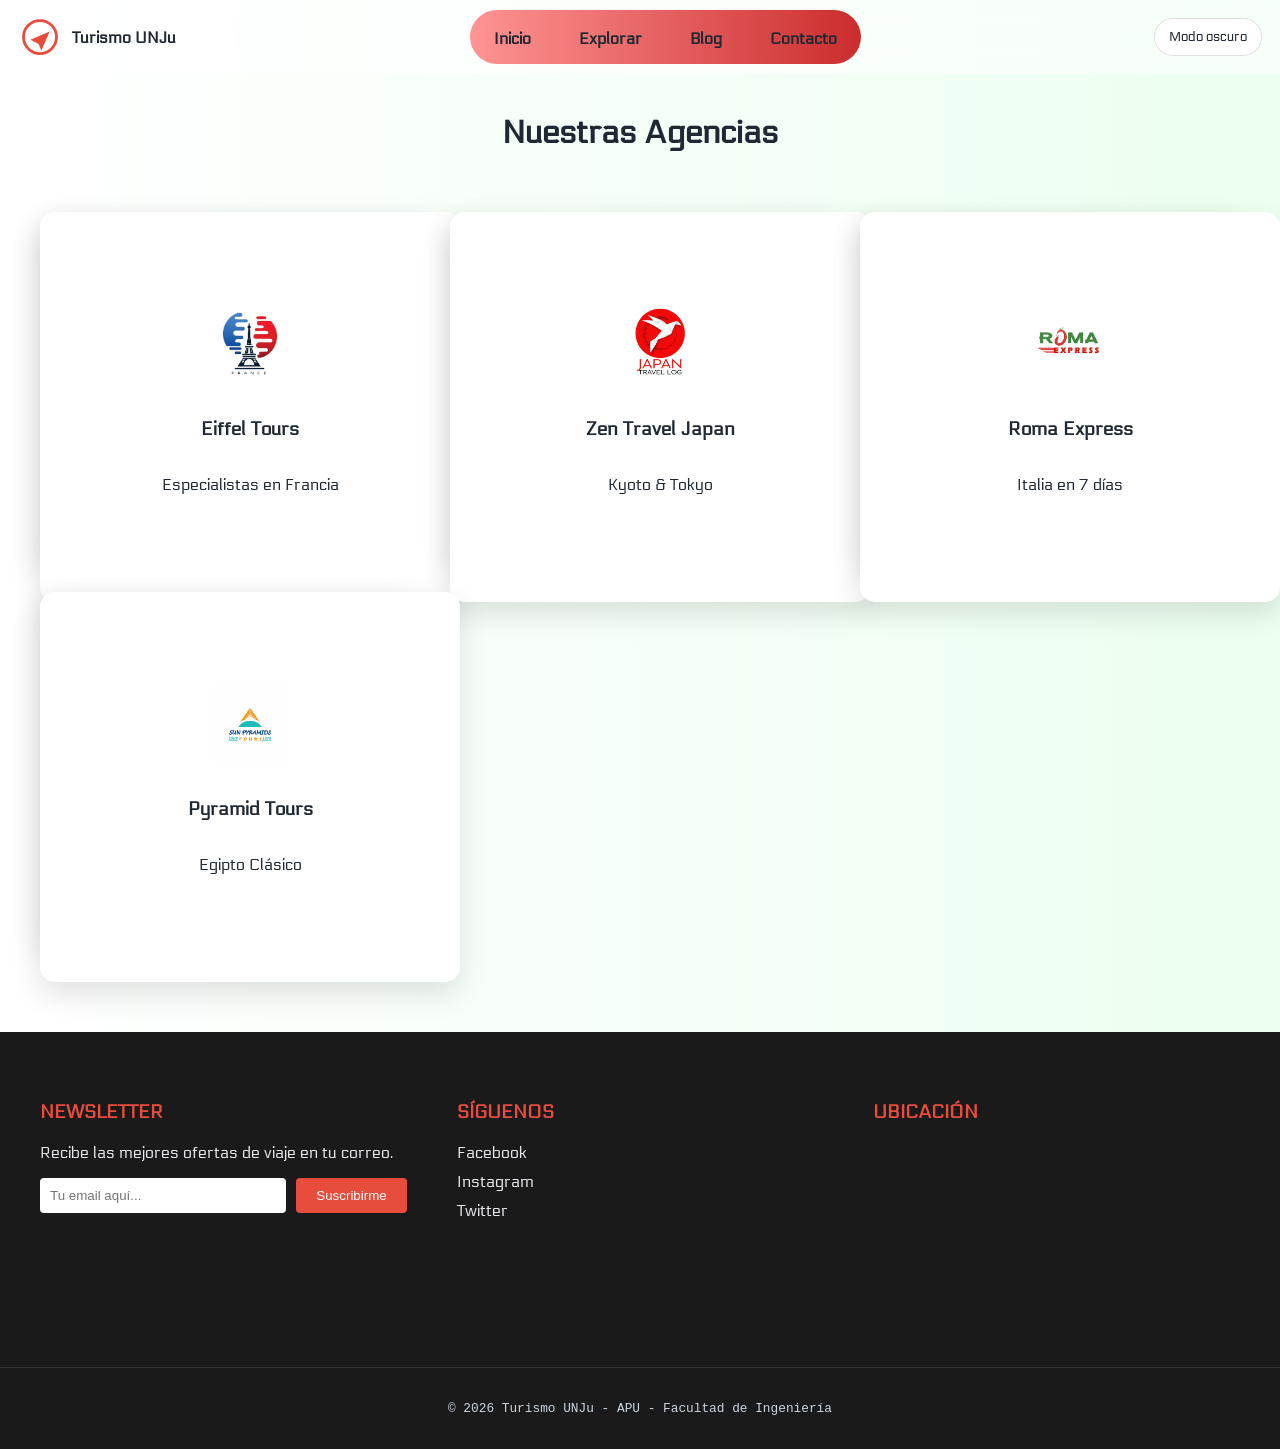
<file: pages/agencias.html>
<!doctype html>
<html lang="en">
  <head>
    <meta charset="UTF-8" />
    <meta name="viewport" content="width=device-width, initial-scale=1.0" />
    <title>Agencias</title>
    <link rel="stylesheet" href="../public/css/agencias.css" />
    <link rel="preconnect" href="https://fonts.googleapis.com" />
    <link rel="preconnect" href="https://fonts.gstatic.com" crossorigin />
    <link
      href="https://fonts.googleapis.com/css2?family=Electrolize&display=swap"
      rel="stylesheet"
    />
  </head>
  <body>
    <header>
      <div class="header-bar">
        <a class="logo-svg" href="home.html" aria-label="Ir al inicio">
          <svg viewBox="0 0 64 64" aria-hidden="true">
            <circle class="logo-circle" cx="32" cy="32" r="24"></circle>
            <path class="logo-plane" d="M18 36l28-12-12 28-4-10-12-6z"></path>
          </svg>
          <span>Turismo UNJu</span>
        </a>
        <ul class="nav-links">
          <li class="nav-item">
            <a href="home.html">Inicio</a>
          </li>

          <li class="nav-item has-submenu">
            <a href="#">Explorar</a>
            <div class="mega-menu">
              <div class="mega-menu-content">
                <div class="mega-column">
                  <a href="destinos.html">Destinos</a>
                </div>
                <div class="mega-column">
                  <a href="agencias.html">Agencias</a>
                </div>
                <div class="mega-column">
                  <a href="precios.html">Precios</a>
                </div>
              </div>
            </div>
          </li>

          <li class="nav-item"><a href="blog.html">Blog</a></li>
          <li class="nav-item"><a href="contacto.html">Contacto</a></li>
        </ul>
        <!-- implemento modo oscuro -->
        <button class="theme-toggle" type="button">Modo oscuro</button>
      </div>
    </header>
    <main>
      <section class="agencias-section">
        <h2 class="section-title">Nuestras Agencias</h2>

        <div class="agencias-grid">
          <div class="flip-card">
            <div class="flip-card-inner">
              <div class="flip-card-front">
                <img src="../public/img/logo-paris.jpg" alt="Eiffel Tours" />
                <h3>Eiffel Tours</h3>
                <p>Especialistas en Francia</p>
              </div>
              <div class="flip-card-back">
                <h3>Detalles</h3>
                <p>Tours privados al Louvre y Versalles.</p>
                <div class="rating">
                  <input type="radio" name="star1" id="star1-5" /><label
                    for="star1-5"
                    >★</label
                  >
                  <input type="radio" name="star1" id="star1-4" /><label
                    for="star1-4"
                    >★</label
                  >
                  <input type="radio" name="star1" id="star1-3" checked /><label
                    for="star1-3"
                    >★</label
                  >
                  <input type="radio" name="star1" id="star1-2" /><label
                    for="star1-2"
                    >★</label
                  >
                  <input type="radio" name="star1" id="star1-1" /><label
                    for="star1-1"
                    >★</label
                  >
                </div>
                <button class="btn-perfil">Ver Perfil</button>
              </div>
            </div>
          </div>

          <div class="flip-card">
            <div class="flip-card-inner">
              <div class="flip-card-front">
                <img src="../public/img/logo-japon.png" alt="Zen Travel" />
                <h3>Zen Travel Japan</h3>
                <p>Kyoto & Tokyo</p>
              </div>
              <div class="flip-card-back">
                <h3>Detalles</h3>
                <p>Ceremonias de té y rutas ancestrales.</p>
                <div class="rating">
                  <input type="radio" name="star2" id="star2-5" checked /><label
                    for="star2-5"
                    >★</label
                  >
                  <input type="radio" name="star2" id="star2-4" /><label
                    for="star2-4"
                    >★</label
                  >
                  <input type="radio" name="star2" id="star2-3" /><label
                    for="star2-3"
                    >★</label
                  >
                  <input type="radio" name="star2" id="star2-2" /><label
                    for="star2-2"
                    >★</label
                  >
                  <input type="radio" name="star2" id="star2-1" /><label
                    for="star2-1"
                    >★</label
                  >
                </div>
                <button class="btn-perfil">Ver Perfil</button>
              </div>
            </div>
          </div>
          <div class="flip-card">
            <div class="flip-card-inner">
              <div class="flip-card-front">
                <img src="../public/img/logo-roma.png" alt="Roma Express" />
                <h3>Roma Express</h3>
                <p>Italia en 7 días</p>
              </div>
              <div class="flip-card-back">
                <h3>Detalles</h3>
                <p>Visitas guiadas al Coliseo y Vaticano.</p>
                <div class="rating">
                  <input type="radio" name="star3" id="star3-5" /><label
                    for="star3-5"
                    >★</label
                  >
                  <input type="radio" name="star3" id="star3-4" checked /><label
                    for="star3-4"
                    >★</label
                  >
                  <input type="radio" name="star3" id="star3-3" /><label
                    for="star3-3"
                    >★</label
                  >
                  <input type="radio" name="star3" id="star3-2" /><label
                    for="star3-2"
                    >★</label
                  >
                  <input type="radio" name="star3" id="star3-1" /><label
                    for="star3-1"
                    >★</label
                  >
                </div>
                <button class="btn-perfil">Ver Perfil</button>
              </div>
            </div>
          </div>
          <div class="flip-card">
            <div class="flip-card-inner">
              <div class="flip-card-front">
                <img src="../public/img/logo-egipto.png" alt="Pyramid Tours" />
                <h3>Pyramid Tours</h3>
                <p>Egipto Clásico</p>
              </div>
              <div class="flip-card-back">
                <h3>Detalles</h3>
                <p>Cruceros por el Nilo y visitas a las pirámides.</p>
                <div class="rating">
                  <input type="radio" name="star4" id="star4-5" checked /><label
                    for="star4-5"
                    >★</label
                  >
                  <input type="radio" name="star4" id="star4-4" /><label
                    for="star4-4"
                    >★</label
                  >
                  <input type="radio" name="star4" id="star4-3" /><label
                    for="star4-3"
                    >★</label
                  >
                  <input type="radio" name="star4" id="star4-2" /><label
                    for="star4-2"
                    >★</label
                  >
                  <input type="radio" name="star4" id="star4-1" /><label
                    for="star4-1"
                    >★</label
                  >
                </div>
                <button class="btn-perfil">Ver Perfil</button>
              </div>
            </div>
        </div>
    </section>
    </main>
    <footer class="main-footer">
      <div class="footer-container">
        <div class="footer-column">
          <h3>Newsletter</h3>
          <p>Recibe las mejores ofertas de viaje en tu correo.</p>
          <form class="newsletter-form">
            <input type="email" placeholder="Tu email aquí..." required />
            <button type="submit">Suscribirme</button>
          </form>
        </div>
        <div class="footer-column">
          <h3>Síguenos</h3>
          <div class="social-links">
            <a href="#" class="social-icon">Facebook</a>
            <a href="#" class="social-icon">Instagram</a>
            <a href="#" class="social-icon">Twitter</a>
          </div>
        </div>
        <div class="footer-column">
          <h3>Ubicación</h3>
          <div class="map-container">
            <iframe
              src="https://www.google.com/maps/embed?pb=!1m18!1m12!1m3!1d58217.34830172605!2d-65.33534575!3d-24.1834246!2m3!1f0!2f0!3f0!3m2!1i1024!2i768!4f13.1!3m3!1m2!1s0x940d79679237c9a9%3A0xc3f956c2d9a65529!2sSan%20Salvador%20de%20Jujuy!5e0!3m2!1ses!2sar!4v1712530000000!5m2!1ses!2sar"
              width="100%"
              height="150"
              style="border: 0"
              allowfullscreen=""
              loading="lazy"
            >
            </iframe>
          </div>
        </div>
      </div>
      <div class="footer-bottom">
        <p>&copy; 2026 Turismo UNJu - APU - Facultad de Ingeniería</p>
      </div>
    </footer>
    <!-- implemento modo oscuro -->
    <script src="../public/js/theme.js"></script>
  </body>
</html>
</file>
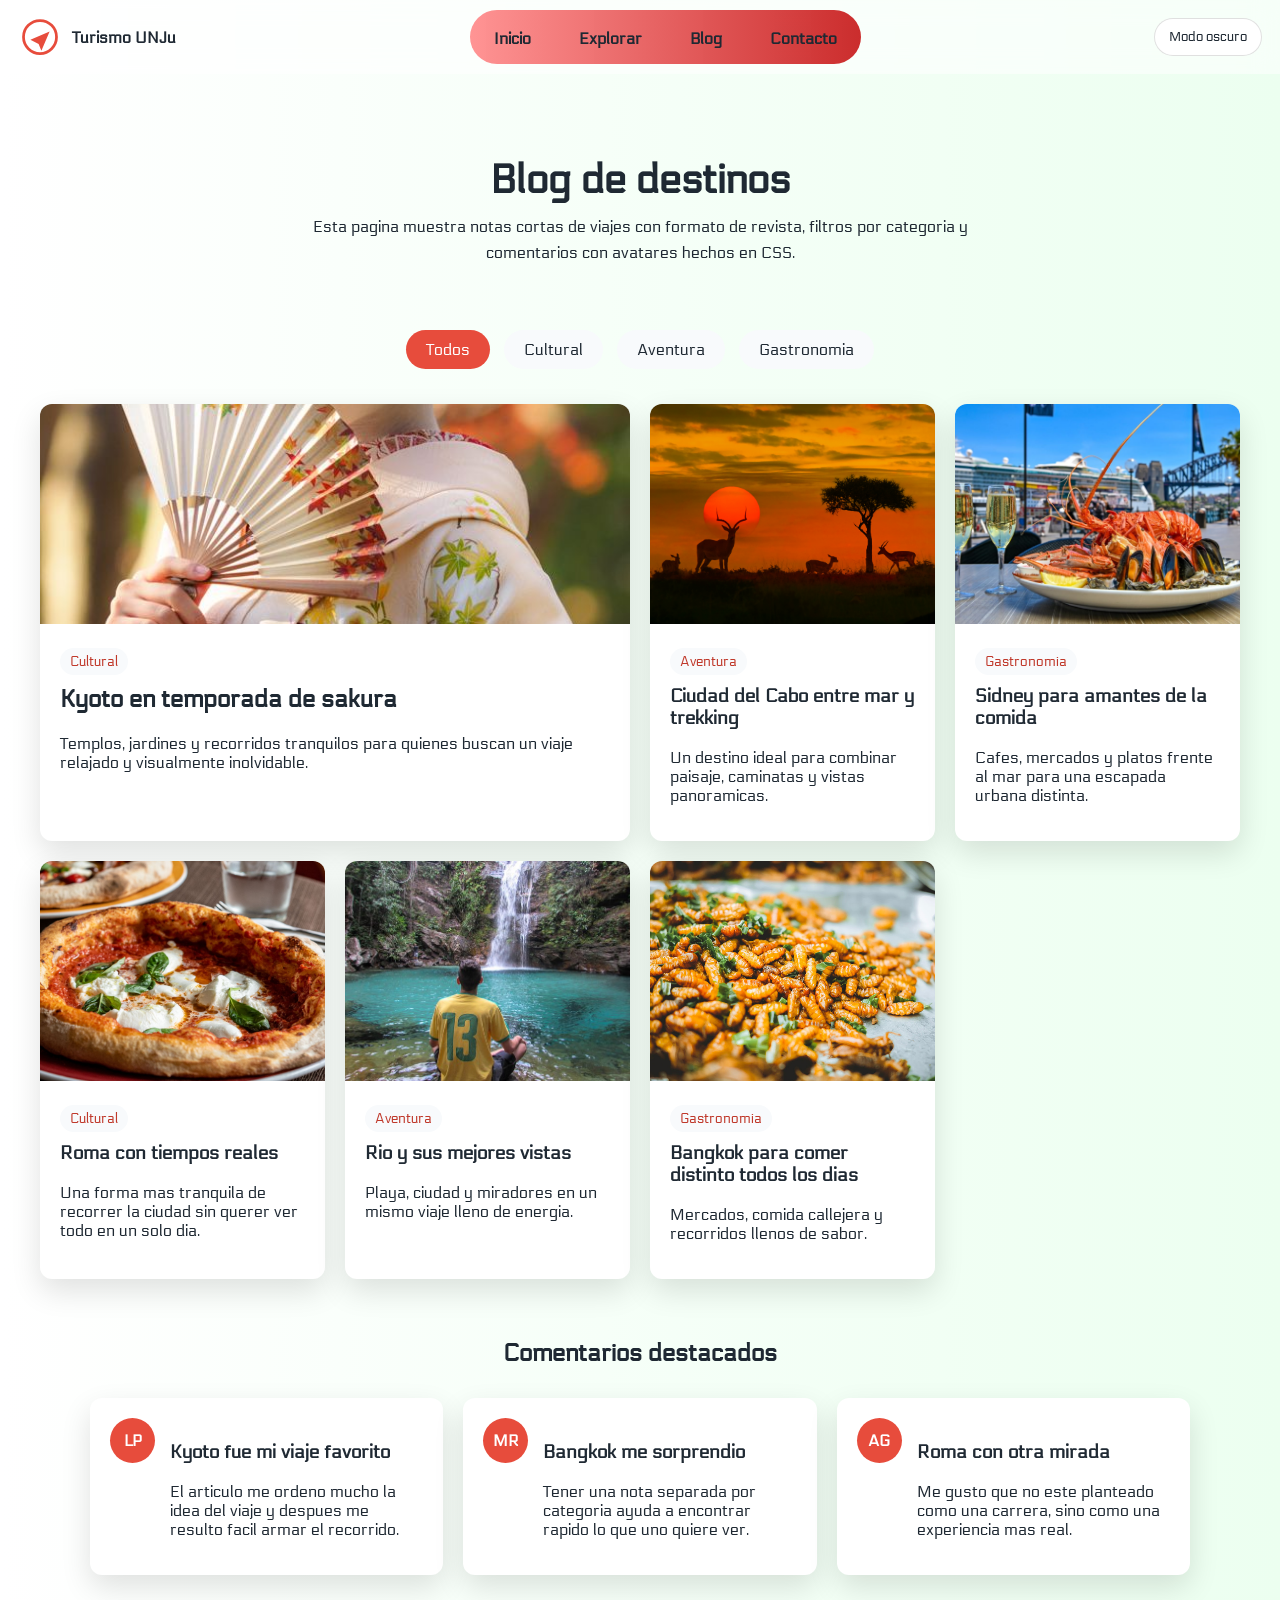
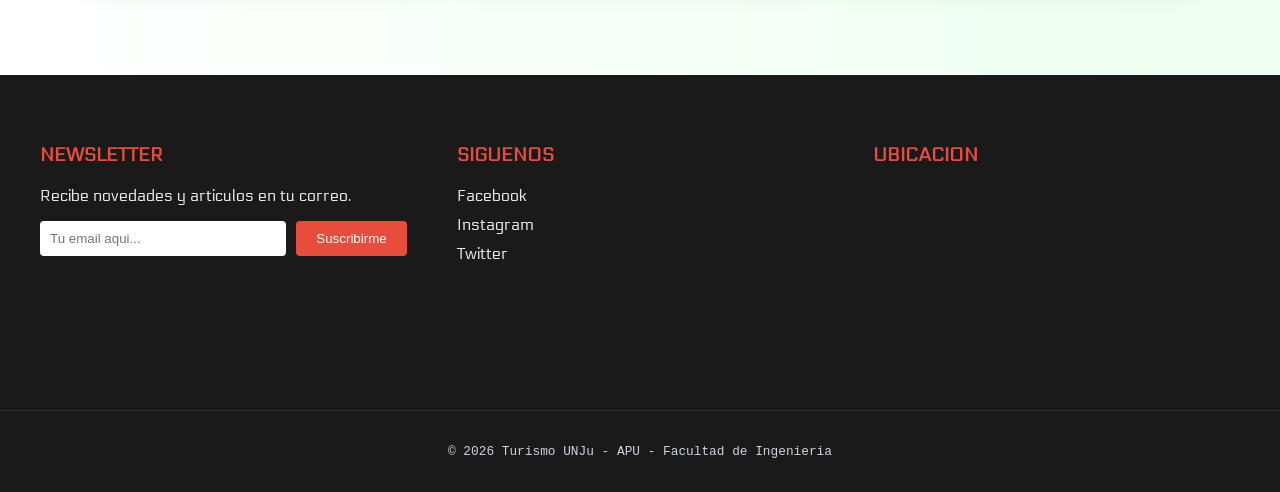
<file: pages/blog.html>
<!doctype html>
<html lang="es">
  <head>
    <meta charset="UTF-8" />
    <meta name="viewport" content="width=device-width, initial-scale=1.0" />
    <title>Blog</title>
    <link rel="stylesheet" href="../public/css/blog.css" />
    <link rel="preconnect" href="https://fonts.googleapis.com" />
    <link rel="preconnect" href="https://fonts.gstatic.com" crossorigin />
    <link
      href="https://fonts.googleapis.com/css2?family=Electrolize&display=swap"
      rel="stylesheet"
    />
  </head>
  <body>
    <header>
      <div class="header-bar">
        <a class="logo-svg" href="home.html" aria-label="Ir al inicio">
          <svg viewBox="0 0 64 64" aria-hidden="true">
            <circle class="logo-circle" cx="32" cy="32" r="24"></circle>
            <path class="logo-plane" d="M18 36l28-12-12 28-4-10-12-6z"></path>
          </svg>
          <span>Turismo UNJu</span>
        </a>
        <ul class="nav-links">
          <li class="nav-item">
            <a href="home.html">Inicio</a>
          </li>
          <li class="nav-item has-submenu">
            <a href="#">Explorar</a>
            <div class="mega-menu">
              <div class="mega-menu-content">
                <div class="mega-column">
                  <a href="destinos.html">Destinos</a>
                </div>
                <div class="mega-column">
                  <a href="agencias.html">Agencias</a>
                </div>
                <div class="mega-column">
                  <a href="precios.html">Precios</a>
                </div>
              </div>
            </div>
          </li>
          <li class="nav-item"><a href="blog.html">Blog</a></li>
          <li class="nav-item"><a href="contacto.html">Contacto</a></li>
        </ul>
        <!-- implemento modo oscuro -->
        <button class="theme-toggle" type="button">Modo oscuro</button>
      </div>
    </header>

    <main>
      <section class="blog-hero">
        <div class="hero-texto">
          <h1>Blog de destinos</h1>
          <p>
            Esta pagina muestra notas cortas de viajes con formato de revista,
            filtros por categoria y comentarios con avatares hechos en CSS.
          </p>
        </div>
      </section>

      <section class="blog-section">
        <input type="radio" name="filtro-blog" id="todos" checked />
        <input type="radio" name="filtro-blog" id="cultural" />
        <input type="radio" name="filtro-blog" id="aventura" />
        <input type="radio" name="filtro-blog" id="gastronomia" />

        <div class="filter-controls">
          <label for="todos">Todos</label>
          <label for="cultural">Cultural</label>
          <label for="aventura">Aventura</label>
          <label for="gastronomia">Gastronomia</label>
        </div>

        <div class="blog-grid">
          <article class="blog-card cultural featured">
            <img src="../public/img/kyoto.jpg" alt="Kyoto" />
            <div class="blog-content">
              <span class="categoria">Cultural</span>
              <h2>Kyoto en temporada de sakura</h2>
              <p>
                Templos, jardines y recorridos tranquilos para quienes buscan
                un viaje relajado y visualmente inolvidable.
              </p>
            </div>
          </article>

          <article class="blog-card aventura">
            <img src="../public/img/sudafrica.jpg" alt="Sudafrica" />
            <div class="blog-content">
              <span class="categoria">Aventura</span>
              <h3>Ciudad del Cabo entre mar y trekking</h3>
              <p>
                Un destino ideal para combinar paisaje, caminatas y vistas
                panoramicas.
              </p>
            </div>
          </article>

          <article class="blog-card gastronomia">
            <img src="../public/img/comidasidney.jpg" alt="Sidney" />
            <div class="blog-content">
              <span class="categoria">Gastronomia</span>
              <h3>Sidney para amantes de la comida</h3>
              <p>
                Cafes, mercados y platos frente al mar para una escapada urbana
                distinta.
              </p>
            </div>
          </article>

          <article class="blog-card cultural">
            <img src="../public/img/roma.jpg" alt="Roma" />
            <div class="blog-content">
              <span class="categoria">Cultural</span>
              <h3>Roma con tiempos reales</h3>
              <p>
                Una forma mas tranquila de recorrer la ciudad sin querer ver
                todo en un solo dia.
              </p>
            </div>
          </article>

          <article class="blog-card aventura">
            <img src="../public/img/riodejaneiro.jpg" alt="Rio de Janeiro" />
            <div class="blog-content">
              <span class="categoria">Aventura</span>
              <h3>Rio y sus mejores vistas</h3>
              <p>
                Playa, ciudad y miradores en un mismo viaje lleno de energia.
              </p>
            </div>
          </article>

          <article class="blog-card gastronomia">
            <img src="../public/img/bangok.jpg" alt="Bangkok" />
            <div class="blog-content">
              <span class="categoria">Gastronomia</span>
              <h3>Bangkok para comer distinto todos los dias</h3>
              <p>
                Mercados, comida callejera y recorridos llenos de sabor.
              </p>
            </div>
          </article>
        </div>
      </section>

      <section class="comentarios-section">
        <h2 class="section-title">Comentarios destacados</h2>
        <div class="comentarios-grid">
          <article class="comentario" data-initials="LP">
            <h3>Kyoto fue mi viaje favorito</h3>
            <p>
              El articulo me ordeno mucho la idea del viaje y despues me resulto
              facil armar el recorrido.
            </p>
          </article>
          <article class="comentario" data-initials="MR">
            <h3>Bangkok me sorprendio</h3>
            <p>
              Tener una nota separada por categoria ayuda a encontrar rapido lo
              que uno quiere ver.
            </p>
          </article>
          <article class="comentario" data-initials="AG">
            <h3>Roma con otra mirada</h3>
            <p>
              Me gusto que no este planteado como una carrera, sino como una
              experiencia mas real.
            </p>
          </article>
        </div>
      </section>
    </main>

    <footer class="main-footer">
      <div class="footer-container">
        <div class="footer-column">
          <h3>Newsletter</h3>
          <p>Recibe novedades y articulos en tu correo.</p>
          <form class="newsletter-form">
            <input type="email" placeholder="Tu email aqui..." required />
            <button type="submit">Suscribirme</button>
          </form>
        </div>
        <div class="footer-column">
          <h3>Siguenos</h3>
          <div class="social-links">
            <a href="#" class="social-icon">Facebook</a>
            <a href="#" class="social-icon">Instagram</a>
            <a href="#" class="social-icon">Twitter</a>
          </div>
        </div>
        <div class="footer-column">
          <h3>Ubicacion</h3>
          <div class="map-container">
            <iframe
              src="https://www.google.com/maps/embed?pb=!1m18!1m12!1m3!1d58217.34830172605!2d-65.33534575!3d-24.1834246!2m3!1f0!2f0!3f0!3m2!1i1024!2i768!4f13.1!3m3!1m2!1s0x940d79679237c9a9%3A0xc3f956c2d9a65529!2sSan%20Salvador%20de%20Jujuy!5e0!3m2!1ses!2sar!4v1712530000000!5m2!1ses!2sar"
              width="100%"
              height="150"
              style="border: 0"
              allowfullscreen=""
              loading="lazy"
            >
            </iframe>
          </div>
        </div>
      </div>
      <div class="footer-bottom">
        <p>&copy; 2026 Turismo UNJu - APU - Facultad de Ingenieria</p>
      </div>
    </footer>
    <!-- implemento modo oscuro -->
    <script src="../public/js/theme.js"></script>
  </body>
</html>
</file>
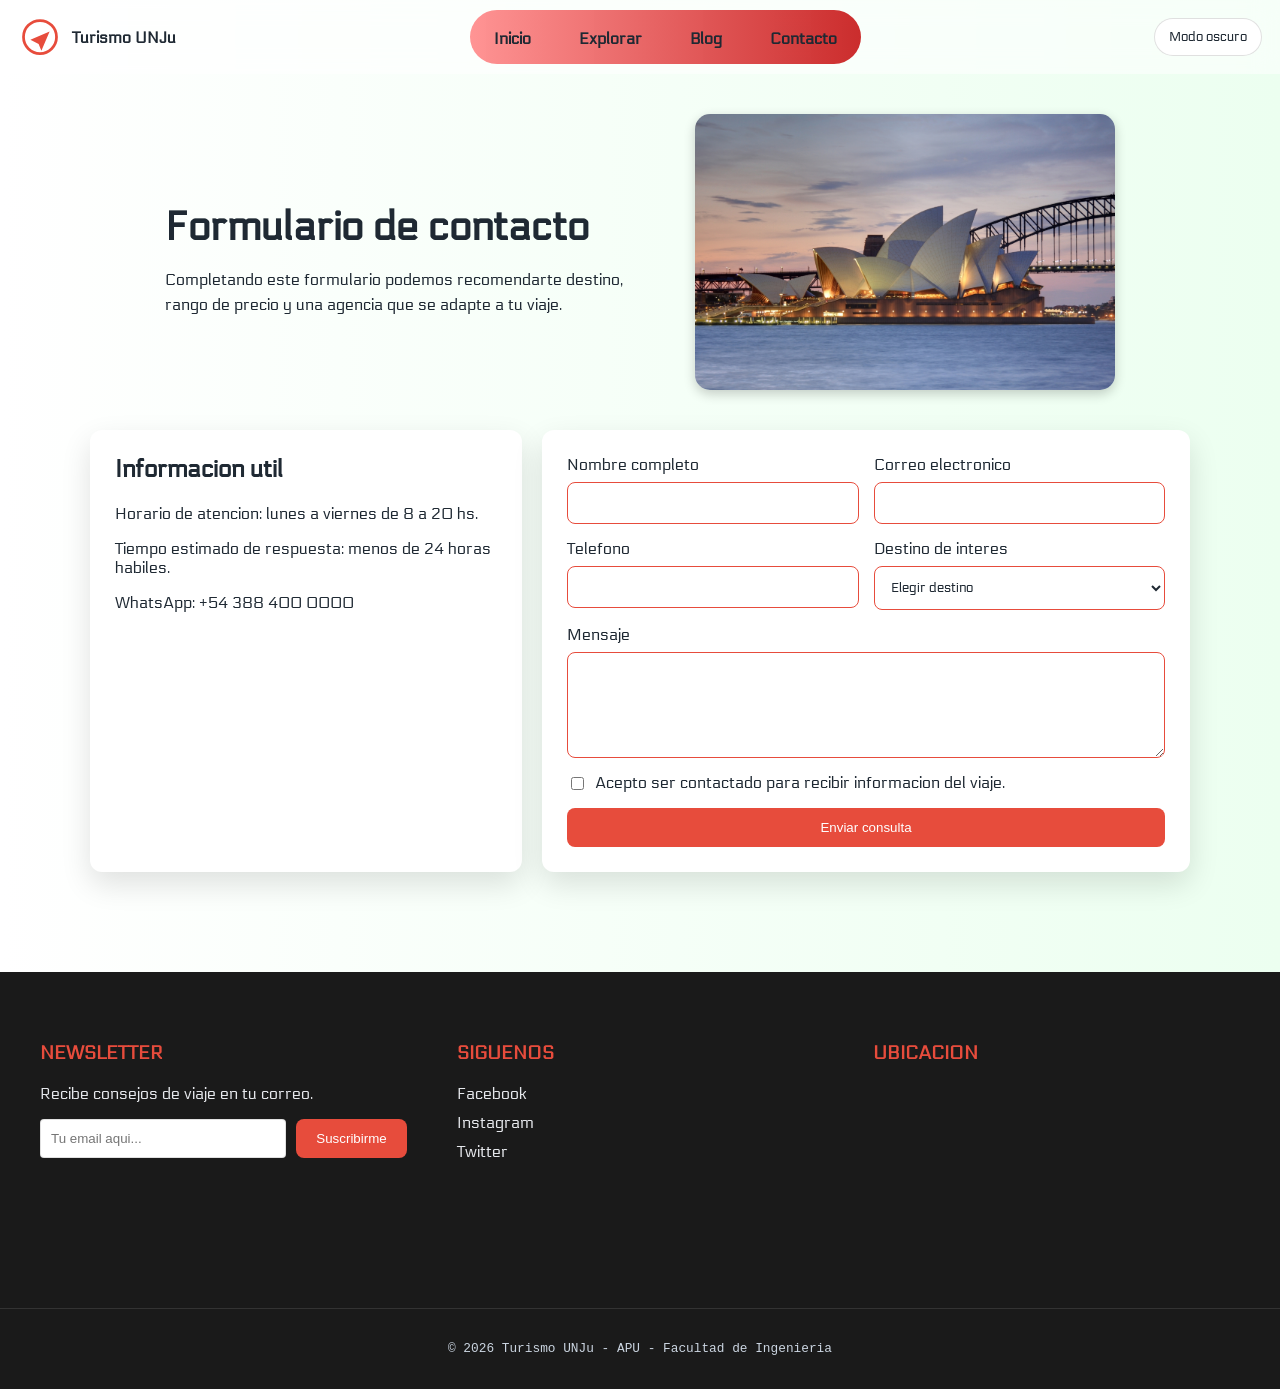
<file: pages/contacto.html>
<!doctype html>
<html lang="es">
  <head>
    <meta charset="UTF-8" />
    <meta name="viewport" content="width=device-width, initial-scale=1.0" />
    <title>Contacto</title>
    <link rel="stylesheet" href="../public/css/contacto.css" />
    <link rel="preconnect" href="https://fonts.googleapis.com" />
    <link rel="preconnect" href="https://fonts.gstatic.com" crossorigin />
    <link
      href="https://fonts.googleapis.com/css2?family=Electrolize&display=swap"
      rel="stylesheet"
    />
  </head>
  <body>
    <header>
      <div class="header-bar">
        <a class="logo-svg" href="home.html" aria-label="Ir al inicio">
          <svg viewBox="0 0 64 64" aria-hidden="true">
            <circle class="logo-circle" cx="32" cy="32" r="24"></circle>
            <path class="logo-plane" d="M18 36l28-12-12 28-4-10-12-6z"></path>
          </svg>
          <span>Turismo UNJu</span>
        </a>
        <ul class="nav-links">
          <li class="nav-item">
            <a href="home.html">Inicio</a>
          </li>
          <li class="nav-item has-submenu">
            <a href="#">Explorar</a>
            <div class="mega-menu">
              <div class="mega-menu-content">
                <div class="mega-column">
                  <a href="destinos.html">Destinos</a>
                </div>
                <div class="mega-column">
                  <a href="agencias.html">Agencias</a>
                </div>
                <div class="mega-column">
                  <a href="precios.html">Precios</a>
                </div>
              </div>
            </div>
          </li>
          <li class="nav-item"><a href="blog.html">Blog</a></li>
          <li class="nav-item"><a href="contacto.html">Contacto</a></li>
        </ul>
        <!-- implemento modo oscuro -->
        <button class="theme-toggle" type="button">Modo oscuro</button>
      </div>
    </header>

    <main>
      <section class="contacto-hero">
        <div class="hero-texto">
          <h1>Formulario de contacto</h1>
          <p>
            Completando este formulario podemos recomendarte destino, rango de
            precio y una agencia que se adapte a tu viaje.
          </p>
        </div>
        <img src="../public/img/destino6.jpg" alt="Destino costero" />
      </section>

      <section class="contacto-layout" id="formulario-contacto">
        <div class="contacto-info">
          <h2>Informacion util</h2>
          <p>Horario de atencion: lunes a viernes de 8 a 20 hs.</p>
          <p>Tiempo estimado de respuesta: menos de 24 horas habiles.</p>
          <p>WhatsApp: +54 388 400 0000</p>
        </div>

        <form class="contacto-form" action="#modal-confirmacion" method="get">
          <div class="campo">
            <label for="nombre">Nombre completo</label>
            <input type="text" id="nombre" name="nombre" required />
          </div>

          <div class="campo">
            <label for="email">Correo electronico</label>
            <input type="email" id="email" name="email" required />
          </div>

          <div class="campo">
            <label for="telefono">Telefono</label>
            <input
              type="tel"
              id="telefono"
              name="telefono"
              pattern="[0-9+\\-\\s]{8,}"
              required
            />
          </div>

          <div class="campo">
            <label for="destino">Destino de interes</label>
            <select id="destino" name="destino" required>
              <option value="" selected disabled>Elegir destino</option>
              <option value="paris">Paris</option>
              <option value="kyoto">Kyoto</option>
              <option value="roma">Roma</option>
              <option value="bangkok">Bangkok</option>
              <option value="sidney">Sidney</option>
            </select>
          </div>

          <div class="campo campo-grande">
            <label for="mensaje">Mensaje</label>
            <textarea id="mensaje" name="mensaje" rows="5" required></textarea>
          </div>

          <div class="campo campo-grande checkbox-campo">
            <input type="checkbox" id="terminos" required />
            <label for="terminos">
              Acepto ser contactado para recibir informacion del viaje.
            </label>
          </div>

          <div class="campo campo-grande acciones-formulario">
            <button type="submit" class="btn-enviar">Enviar consulta</button>
          </div>
        </form>
      </section>
    </main>

    <div id="modal-confirmacion" class="modal">
      <div class="modal-contenido">
        <div class="spinner"></div>
        <h2>Consulta enviada</h2>
        <p>Recibimos tus datos. Pronto vamos a responderte.</p>
        <a href="#formulario-contacto" class="btn-cerrar">Volver</a>
      </div>
    </div>

    <footer class="main-footer">
      <div class="footer-container">
        <div class="footer-column">
          <h3>Newsletter</h3>
          <p>Recibe consejos de viaje en tu correo.</p>
          <form class="newsletter-form">
            <input type="email" placeholder="Tu email aqui..." required />
            <button type="submit">Suscribirme</button>
          </form>
        </div>
        <div class="footer-column">
          <h3>Siguenos</h3>
          <div class="social-links">
            <a href="#" class="social-icon">Facebook</a>
            <a href="#" class="social-icon">Instagram</a>
            <a href="#" class="social-icon">Twitter</a>
          </div>
        </div>
        <div class="footer-column">
          <h3>Ubicacion</h3>
          <div class="map-container">
            <iframe
              src="https://www.google.com/maps/embed?pb=!1m18!1m12!1m3!1d58217.34830172605!2d-65.33534575!3d-24.1834246!2m3!1f0!2f0!3f0!3m2!1i1024!2i768!4f13.1!3m3!1m2!1s0x940d79679237c9a9%3A0xc3f956c2d9a65529!2sSan%20Salvador%20de%20Jujuy!5e0!3m2!1ses!2sar!4v1712530000000!5m2!1ses!2sar"
              width="100%"
              height="150"
              style="border: 0"
              allowfullscreen=""
              loading="lazy"
            >
            </iframe>
          </div>
        </div>
      </div>
      <div class="footer-bottom">
        <p>&copy; 2026 Turismo UNJu - APU - Facultad de Ingenieria</p>
      </div>
    </footer>
    <!-- implemento modo oscuro -->
    <script src="../public/js/theme.js"></script>
  </body>
</html>
</file>
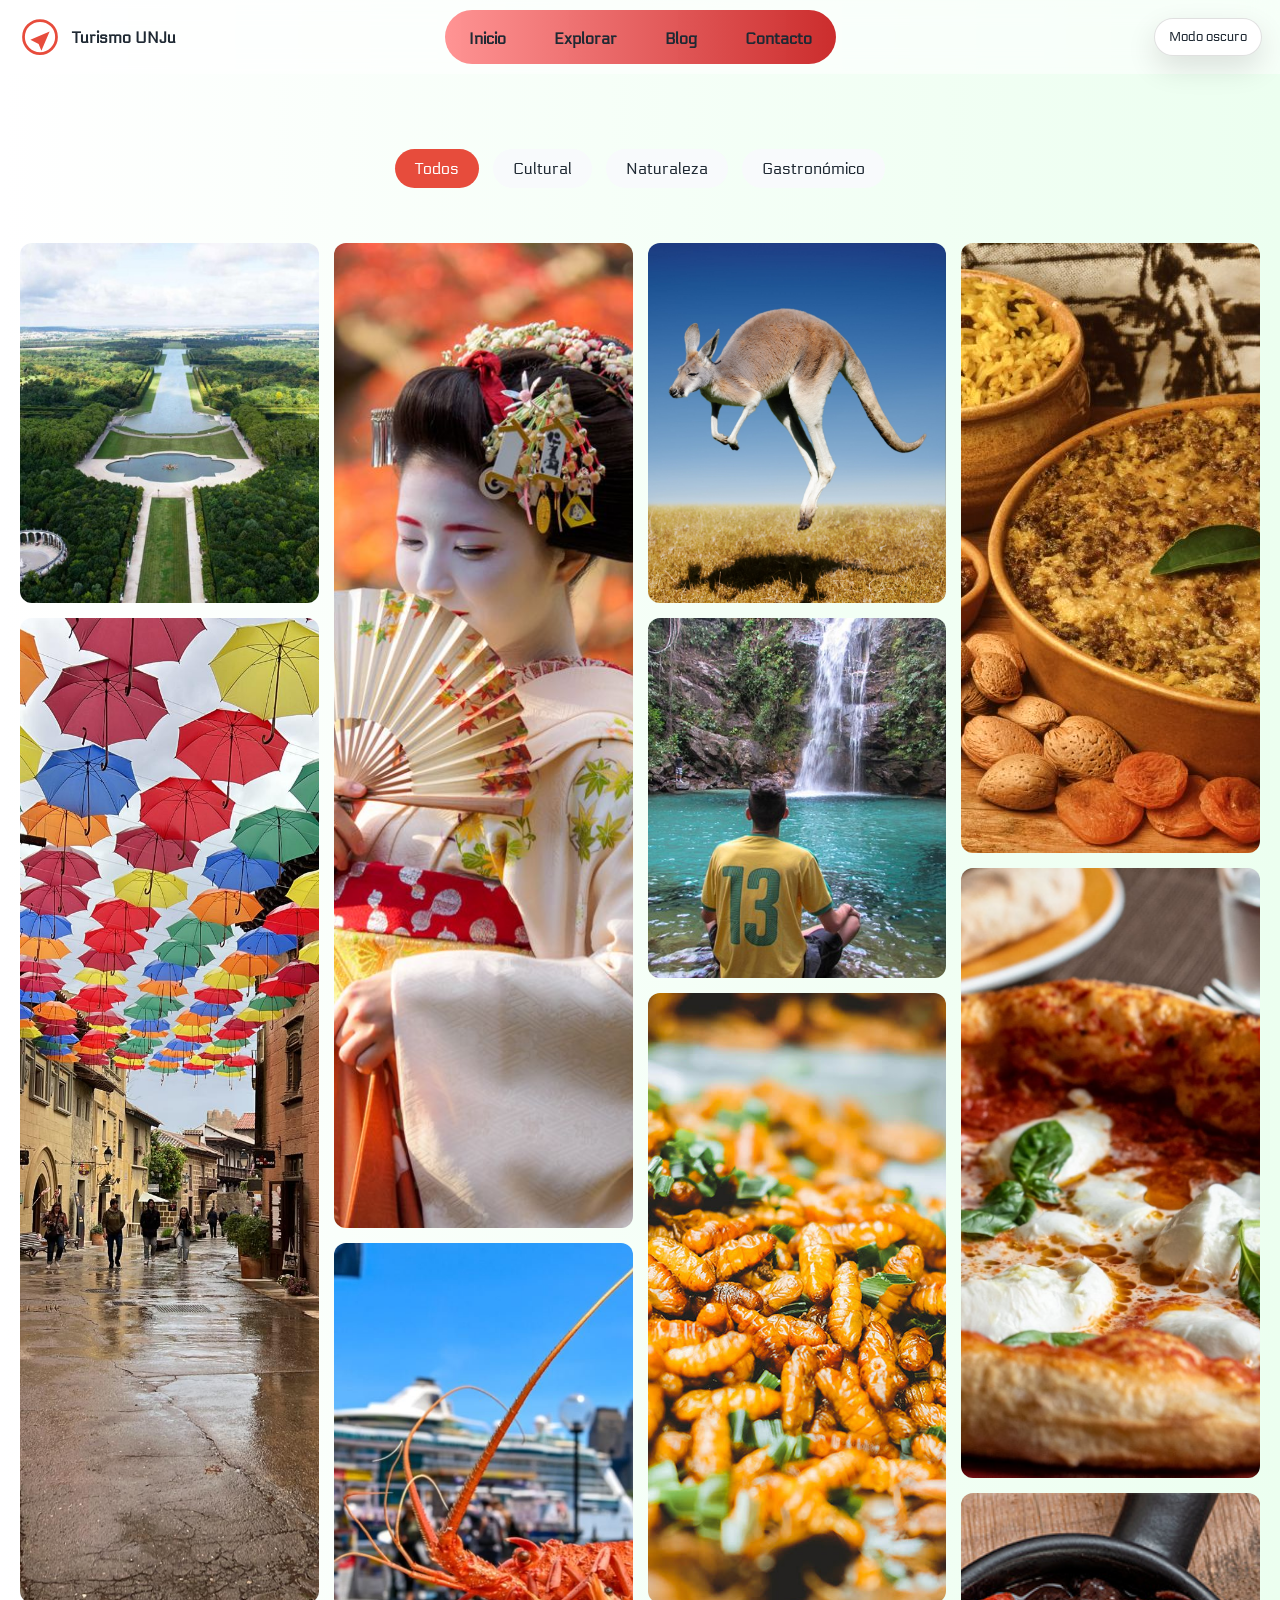
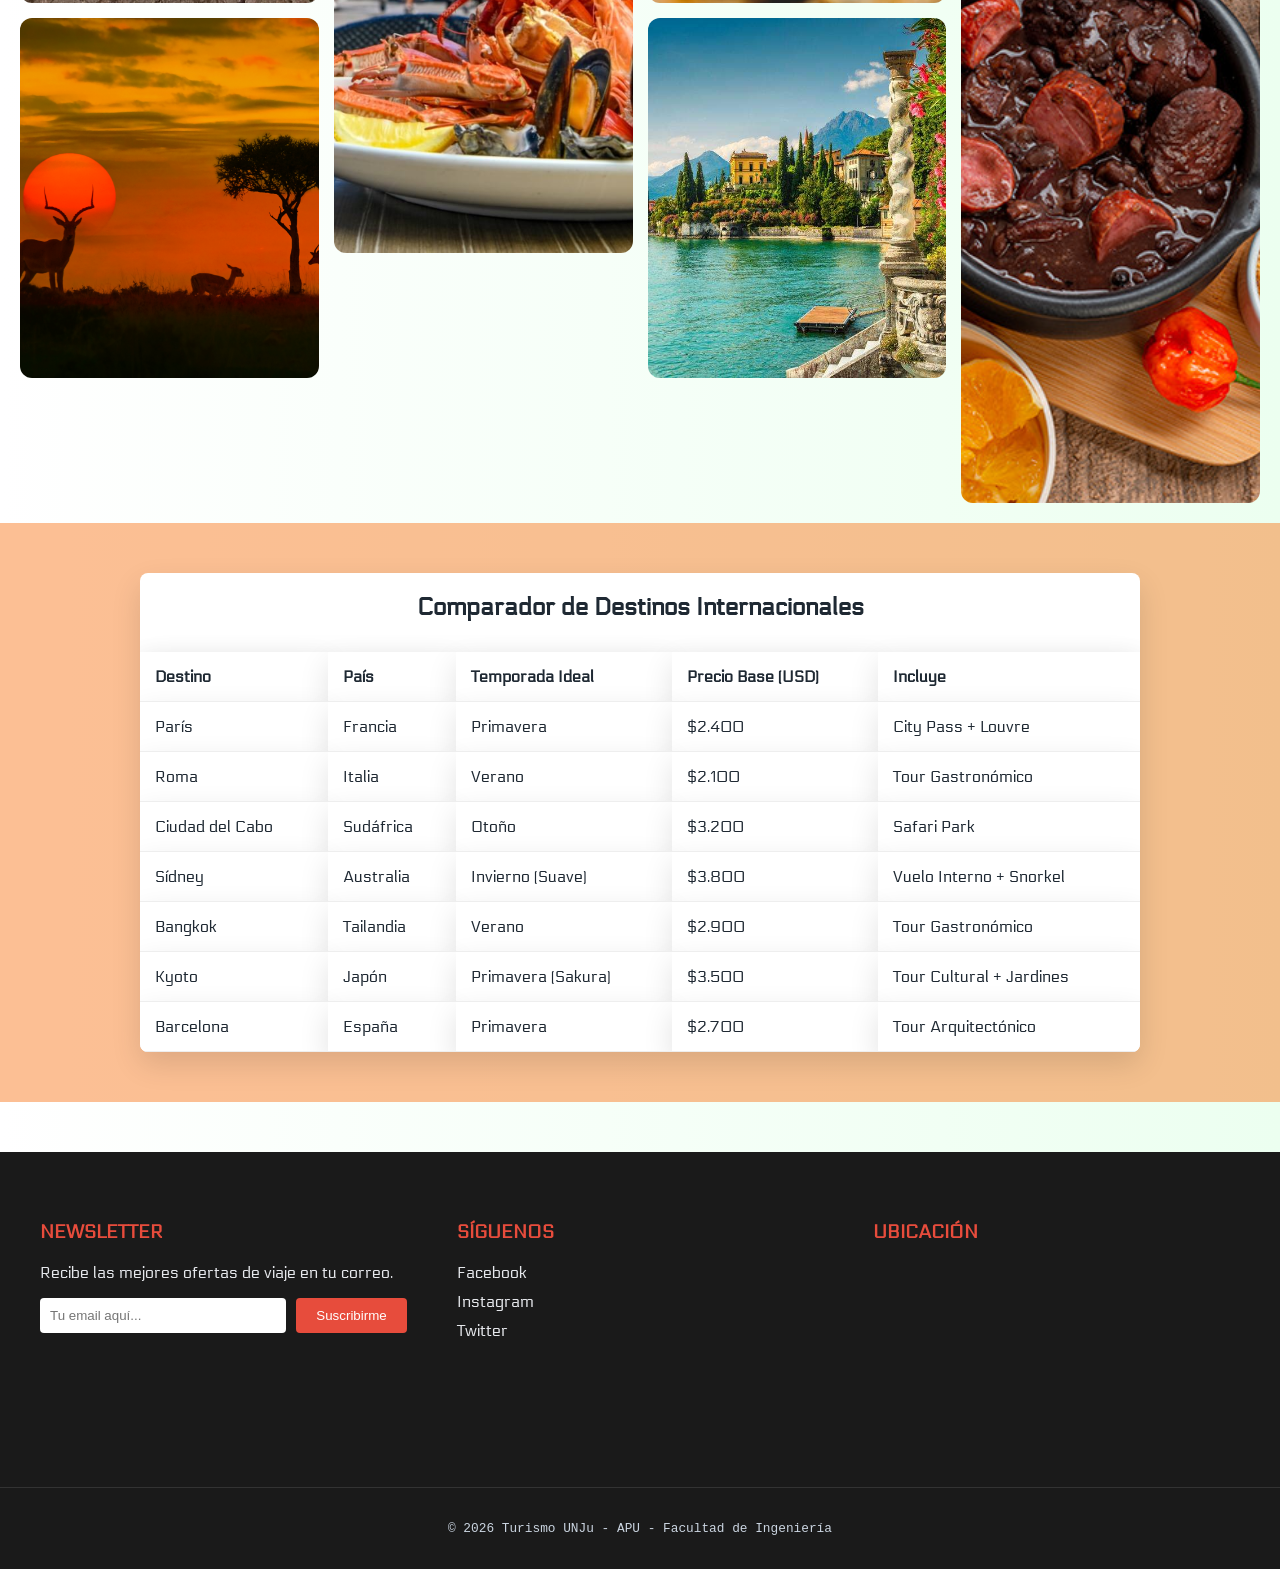
<file: pages/destinos.html>
<!doctype html>
<html lang="en">
  <head>
    <meta charset="UTF-8" />
    <meta name="viewport" content="width=device-width, initial-scale=1.0" />
    <title>Destinos</title>
    <link rel="stylesheet" href="../public/css/destinos.css" />
    <link rel="preconnect" href="https://fonts.googleapis.com">
    <link rel="preconnect" href="https://fonts.gstatic.com" crossorigin>
    <link href="https://fonts.googleapis.com/css2?family=Electrolize&display=swap" rel="stylesheet">
  </head>
  <body>
    <header>
    <div class="header-bar">
      <a class="logo-svg" href="home.html" aria-label="Ir al inicio">
          <svg viewBox="0 0 64 64" aria-hidden="true">
            <circle class="logo-circle" cx="32" cy="32" r="24"></circle>
            <path class="logo-plane" d="M18 36l28-12-12 28-4-10-12-6z"></path>
          </svg>
          <span>Turismo UNJu</span>
        </a>
      <ul class="nav-links">
        <li class="nav-item">
          <a href="home.html">Inicio</a>
        </li>

        <li class="nav-item has-submenu">
          <a href="#">Explorar</a>
          <div class="mega-menu">
            <div class="mega-menu-content">
              <div class="mega-column">
                <a href="destinos.html">Destinos</a>
              </div>
              <div class="mega-column">
                <a href="agencias.html">Agencias</a>
              </div>
              <div class="mega-column">
                <a href="precios.html">Precios</a>
              </div>
            </div>
          </div>
        </li>

        <li class="nav-item"><a href="blog.html">Blog</a></li>
        <li class="nav-item"><a href="contacto.html">Contacto</a></li>
      </ul>
      <!-- implemento modo oscuro -->
      <button class="theme-toggle" type="button">Modo oscuro</button>
    </div>
    </header>
    <main>
      <section class="destinos-section">
        <input type="radio" name="filtro" id="todos" checked />
        <input type="radio" name="filtro" id="cultural" />
        <input type="radio" name="filtro" id="naturaleza" />
        <input type="radio" name="filtro" id="gastronomico" />

        <div class="filter-controls">
          <label for="todos">Todos</label>
          <label for="cultural">Cultural</label>
          <label for="naturaleza">Naturaleza</label>
          <label for="gastronomico">Gastronómico</label>
        </div>

        <div class="masonry-grid">
          <div class="card naturaleza small">
            <img src="../public/img/paris.jpeg" alt="Paris" />
            <div class="overlay"><h3>Paris</h3></div>
          </div>
          <div class="card cultural large">
            <img src="../public/img/kyoto.jpg" alt="Kyoto" />
            <div class="overlay"><h3>kyoto</h3></div>
          </div>
          <div class="card naturaleza small">
            <img src="../public/img/sidney.jpg" alt="Australia" />
            <div class="overlay"><h3>Australia</h3></div>
          </div>
          <div class="card gastronomico medium">
            <img src="../public/img/ciudaddelcabo.jpg" alt="Ciudad del Cabo" />
            <div class="overlay"><h3>Ciudad del Cabo</h3></div>
          </div>
          <div class="card cultural large">
            <img src="../public/img/barcelona.jpg" alt="Barcelona" />
            <div class="overlay"><h3>Barcelona</h3></div>
          </div>
          <div class="card naturaleza small">
            <img src="../public/img/riodejaneiro.jpg" alt="Rio de Janeiro" />
            <div class="overlay"><h3>Rio de Janeiro</h3></div>
          </div>
          <div class="card gastronomico medium">
            <img src="../public/img/roma.jpg" alt="Roma" />
            <div class="overlay"><h3>Roma</h3></div>
          </div>
          <div class="card gastronomico medium">
            <img src="../public/img/bangok.jpg" alt="Bangkok" />
            <div class="overlay"><h3>Bangkok</h3></div>
          </div>
          <div class="card gastronomico medium">
            <img src="../public/img/comidasidney.jpg" alt="Sidney" />
            <div class="overlay"><h3>Sydney</h3></div>
          </div>
          <div class="card gastronomico medium">
            <img src="../public/img/brasil.jpg" alt="Brasil" />
            <div class="overlay"><h3>Brasil</h3></div>
          </div>
          <div class="card naturaleza small">
            <img src="../public/img/sudafrica.jpg" alt="Sudafrica" />
            <div class="overlay"><h3>Sudafrica</h3></div>
          </div>
          <div class="card naturaleza small">
            <img src="../public/img/italia.jpg" alt="Italia" />
            <div class="overlay"><h3>Italia</h3></div>
          </div>
        </div>
      </section>
      <section class="precios-section">
        <div class="table-container">
          <h2 class="section-title">Comparador de Destinos Internacionales</h2>
          <table class="responsive-table">
            <thead>
              <tr>
                <th>Destino</th>
                <th>País</th>
                <th>Temporada Ideal</th>
                <th>Precio Base (USD)</th>
                <th>Incluye</th>
              </tr>
            </thead>
            <tbody>
              <tr>
                <td data-label="Destino">París</td>
                <td data-label="País">Francia</td>
                <td data-label="Temporada">Primavera</td>
                <td data-label="Precio">$2.400</td>
                <td data-label="Incluye">City Pass + Louvre</td>
              </tr>
              <tr>
                <td data-label="Destino">Roma</td>
                <td data-label="País">Italia</td>
                <td data-label="Temporada">Verano</td>
                <td data-label="Precio">$2.100</td>
                <td data-label="Incluye">Tour Gastronómico</td>
              </tr>
              <tr>
                <td data-label="Destino">Ciudad del Cabo</td>
                <td data-label="País">Sudáfrica</td>
                <td data-label="Temporada">Otoño</td>
                <td data-label="Precio">$3.200</td>
                <td data-label="Incluye">Safari Park</td>
              </tr>
              <tr>
                <td data-label="Destino">Sídney</td>
                <td data-label="País">Australia</td>
                <td data-label="Temporada">Invierno (Suave)</td>
                <td data-label="Precio">$3.800</td>
                <td data-label="Incluye">Vuelo Interno + Snorkel</td>
              </tr>
              <tr>
                <td data-label="Destino">Bangkok</td>
                <td data-label="País">Tailandia</td>
                <td data-label="Temporada">Verano</td>
                <td data-label="Precio">$2.900</td>
                <td data-label="Incluye">Tour Gastronómico</td>
              </tr>
              <tr>
                <td data-label="Destino">Kyoto</td>
                <td data-label="País">Japón</td>
                <td data-label="Temporada">Primavera (Sakura)</td>
                <td data-label="Precio">$3.500</td>
                <td data-label="Incluye">Tour Cultural + Jardines</td>
              </tr>
              <tr>
                <td data-label="Destino">Barcelona</td>
                <td data-label="País">España</td>
                <td data-label="Temporada">Primavera</td>
                <td data-label="Precio">$2.700</td>
                <td data-label="Incluye">Tour Arquitectónico</td>
              </tr>
            </tbody>
          </table>
        </div>
      </section>
    </main>
    <footer class="main-footer">
      <div class="footer-container">
        <div class="footer-column">
          <h3>Newsletter</h3>
          <p>Recibe las mejores ofertas de viaje en tu correo.</p>
          <form class="newsletter-form">
            <input type="email" placeholder="Tu email aquí..." required />
            <button type="submit">Suscribirme</button>
          </form>
        </div>
        <div class="footer-column">
          <h3>Síguenos</h3>
          <div class="social-links">
            <a href="#" class="social-icon">Facebook</a>
            <a href="#" class="social-icon">Instagram</a>
            <a href="#" class="social-icon">Twitter</a>
          </div>
        </div>
        <div class="footer-column">
          <h3>Ubicación</h3>
          <div class="map-container">
            <iframe
              src="https://www.google.com/maps/embed?pb=!1m18!1m12!1m3!1d58217.34830172605!2d-65.33534575!3d-24.1834246!2m3!1f0!2f0!3f0!3m2!1i1024!2i768!4f13.1!3m3!1m2!1s0x940d79679237c9a9%3A0xc3f956c2d9a65529!2sSan%20Salvador%20de%20Jujuy!5e0!3m2!1ses!2sar!4v1712530000000!5m2!1ses!2sar"
              width="100%"
              height="150"
              style="border: 0"
              allowfullscreen=""
              loading="lazy"
            >
            </iframe>
          </div>
        </div>
      </div>
      <div class="footer-bottom">
        <p>&copy; 2026 Turismo UNJu - APU - Facultad de Ingeniería</p>
      </div>
    </footer>
    <!-- implemento modo oscuro -->
    <script src="../public/js/theme.js"></script>
  </body>
</html>
</file>
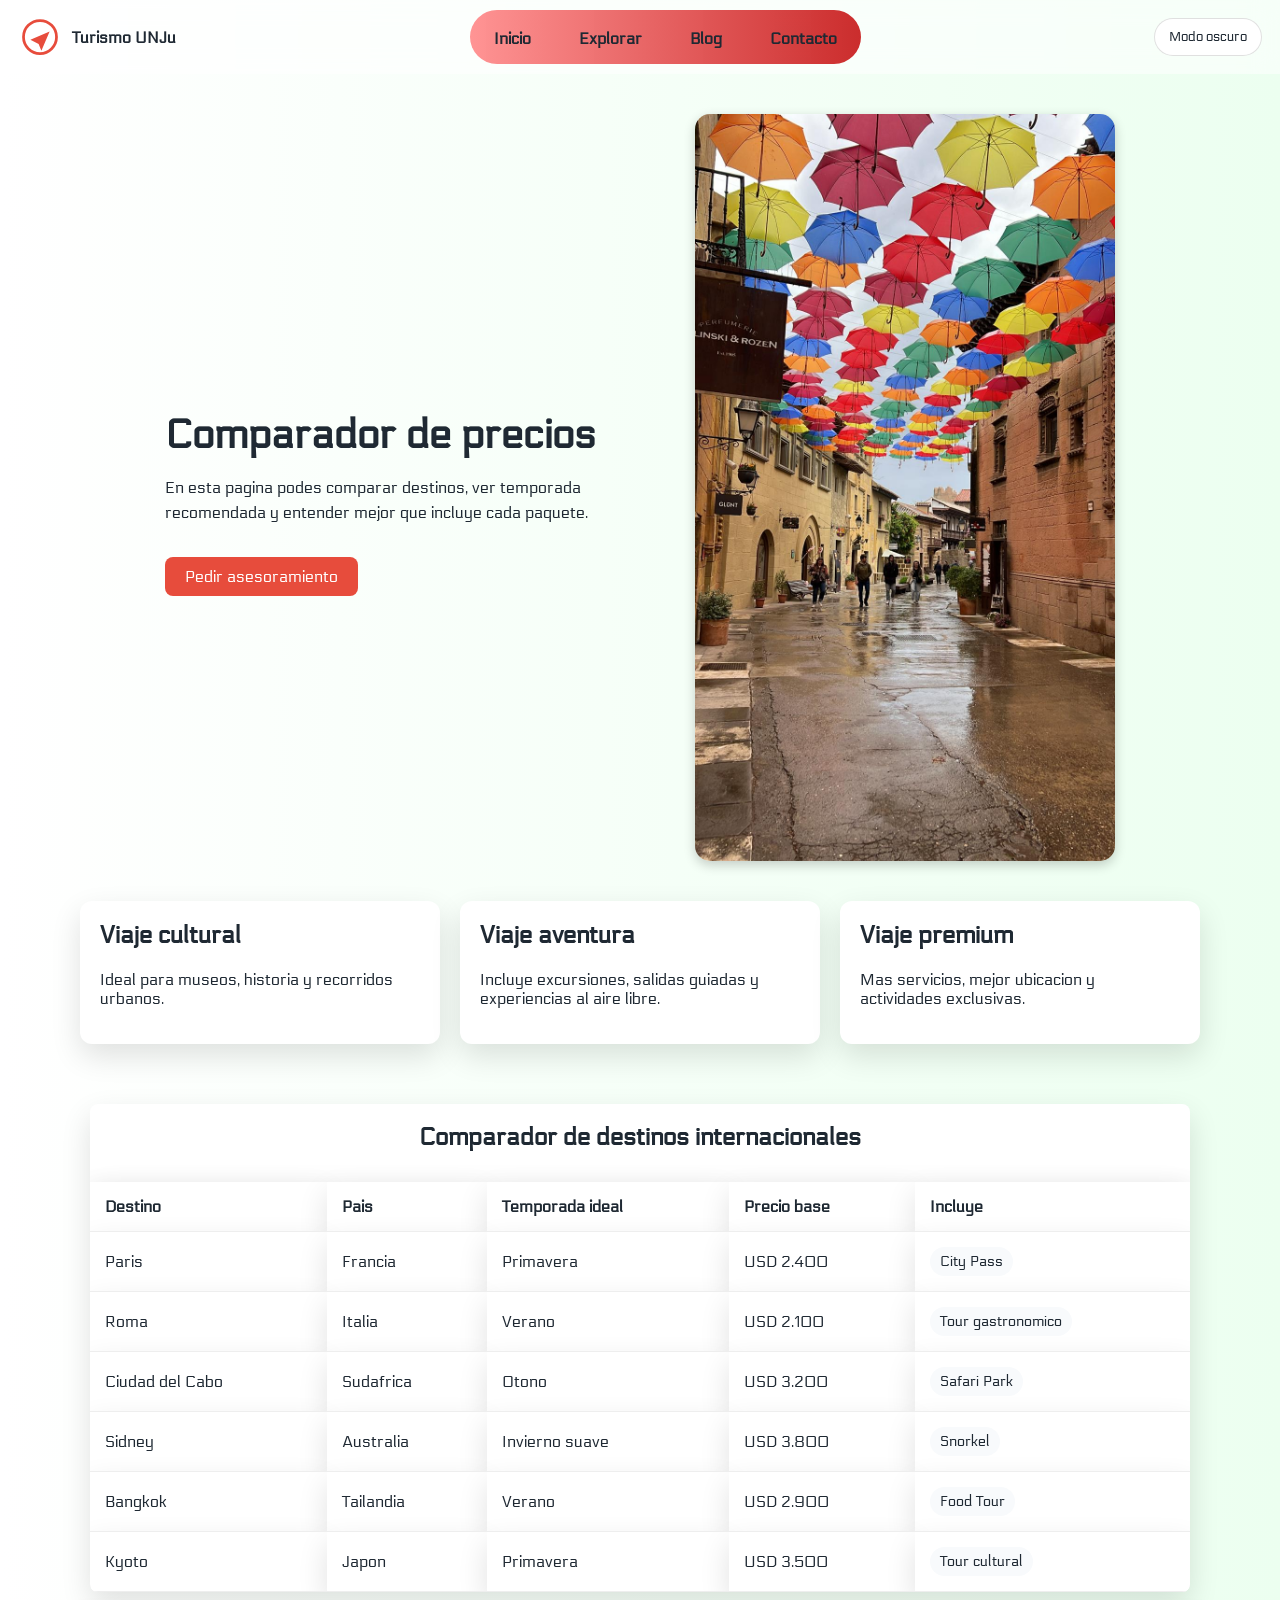
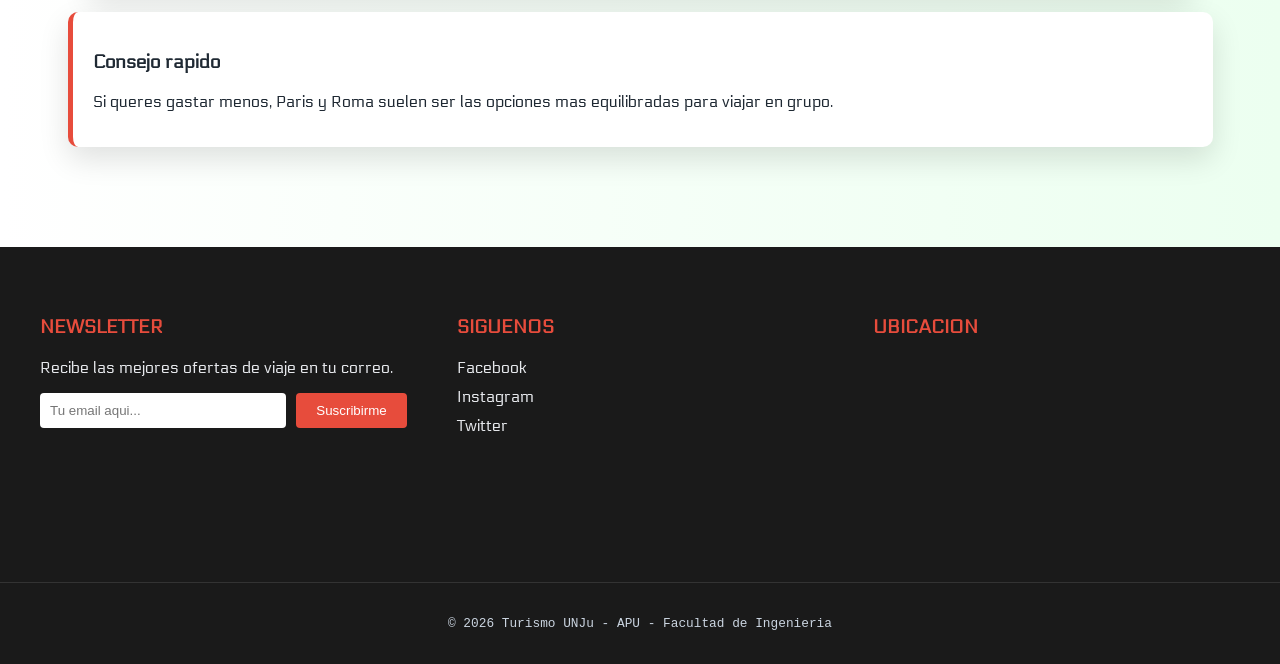
<file: pages/precios.html>
<!doctype html>
<html lang="es">
  <head>
    <meta charset="UTF-8" />
    <meta name="viewport" content="width=device-width, initial-scale=1.0" />
    <title>Precios</title>
    <link rel="stylesheet" href="../public/css/precios.css" />
    <link rel="preconnect" href="https://fonts.googleapis.com" />
    <link rel="preconnect" href="https://fonts.gstatic.com" crossorigin />
    <link
      href="https://fonts.googleapis.com/css2?family=Electrolize&display=swap"
      rel="stylesheet"
    />
  </head>
  <body>
    <header>
      <div class="header-bar">
        <a class="logo-svg" href="home.html" aria-label="Ir al inicio">
          <svg viewBox="0 0 64 64" aria-hidden="true">
            <circle class="logo-circle" cx="32" cy="32" r="24"></circle>
            <path class="logo-plane" d="M18 36l28-12-12 28-4-10-12-6z"></path>
          </svg>
          <span>Turismo UNJu</span>
        </a>
        <ul class="nav-links">
          <li class="nav-item">
            <a href="home.html">Inicio</a>
          </li>
          <li class="nav-item has-submenu">
            <a href="#">Explorar</a>
            <div class="mega-menu">
              <div class="mega-menu-content">
                <div class="mega-column">
                  <a href="destinos.html">Destinos</a>
                </div>
                <div class="mega-column">
                  <a href="agencias.html">Agencias</a>
                </div>
                <div class="mega-column">
                  <a href="precios.html">Precios</a>
                </div>
              </div>
            </div>
          </li>
          <li class="nav-item"><a href="blog.html">Blog</a></li>
          <li class="nav-item"><a href="contacto.html">Contacto</a></li>
        </ul>
        <!-- implemento modo oscuro -->
        <button class="theme-toggle" type="button">Modo oscuro</button>
      </div>
    </header>

    <main>
      <section class="hero-precios">
        <div class="hero-texto">
          <h1>Comparador de precios</h1>
          <p>
            En esta pagina podes comparar destinos, ver temporada recomendada y
            entender mejor que incluye cada paquete.
          </p>
          <a href="contacto.html" class="btn-consulta">Pedir asesoramiento</a>
        </div>
        <img src="../public/img/barcelona.jpg" alt="Vista de Barcelona" />
      </section>

      <section class="resumen-precios">
        <div class="resumen-card">
          <h2>Viaje cultural</h2>
          <p>Ideal para museos, historia y recorridos urbanos.</p>
        </div>
        <div class="resumen-card">
          <h2>Viaje aventura</h2>
          <p>Incluye excursiones, salidas guiadas y experiencias al aire libre.</p>
        </div>
        <div class="resumen-card">
          <h2>Viaje premium</h2>
          <p>Mas servicios, mejor ubicacion y actividades exclusivas.</p>
        </div>
      </section>

      <section class="precios-section">
        <div class="table-container">
          <h2 class="section-title">Comparador de destinos internacionales</h2>
          <table class="responsive-table">
            <thead>
              <tr>
                <th>Destino</th>
                <th>Pais</th>
                <th>Temporada ideal</th>
                <th>Precio base</th>
                <th>Incluye</th>
              </tr>
            </thead>
            <tbody>
              <tr>
                <td data-label="Destino">Paris</td>
                <td data-label="Pais">Francia</td>
                <td data-label="Temporada">Primavera</td>
                <td data-label="Precio">USD 2.400</td>
                <td data-label="Incluye">
                  <span class="tooltip">
                    City Pass
                    <span class="tooltip-text">
                      Traslados urbanos y acceso rapido a museos.
                    </span>
                  </span>
                </td>
              </tr>
              <tr>
                <td data-label="Destino">Roma</td>
                <td data-label="Pais">Italia</td>
                <td data-label="Temporada">Verano</td>
                <td data-label="Precio">USD 2.100</td>
                <td data-label="Incluye">
                  <span class="tooltip">
                    Tour gastronomico
                    <span class="tooltip-text">
                      Recorrido con degustaciones y guia local.
                    </span>
                  </span>
                </td>
              </tr>
              <tr>
                <td data-label="Destino">Ciudad del Cabo</td>
                <td data-label="Pais">Sudafrica</td>
                <td data-label="Temporada">Otono</td>
                <td data-label="Precio">USD 3.200</td>
                <td data-label="Incluye">
                  <span class="tooltip">
                    Safari Park
                    <span class="tooltip-text">
                      Excursion de dia completo con traslado.
                    </span>
                  </span>
                </td>
              </tr>
              <tr>
                <td data-label="Destino">Sidney</td>
                <td data-label="Pais">Australia</td>
                <td data-label="Temporada">Invierno suave</td>
                <td data-label="Precio">USD 3.800</td>
                <td data-label="Incluye">
                  <span class="tooltip">
                    Snorkel
                    <span class="tooltip-text">
                      Salida guiada y equipo basico incluido.
                    </span>
                  </span>
                </td>
              </tr>
              <tr>
                <td data-label="Destino">Bangkok</td>
                <td data-label="Pais">Tailandia</td>
                <td data-label="Temporada">Verano</td>
                <td data-label="Precio">USD 2.900</td>
                <td data-label="Incluye">
                  <span class="tooltip">
                    Food Tour
                    <span class="tooltip-text">
                      Mercados, street food y cocina local.
                    </span>
                  </span>
                </td>
              </tr>
              <tr>
                <td data-label="Destino">Kyoto</td>
                <td data-label="Pais">Japon</td>
                <td data-label="Temporada">Primavera</td>
                <td data-label="Precio">USD 3.500</td>
                <td data-label="Incluye">
                  <span class="tooltip">
                    Tour cultural
                    <span class="tooltip-text">
                      Templos, jardines y ceremonia de te.
                    </span>
                  </span>
                </td>
              </tr>
            </tbody>
          </table>
        </div>

        <div class="tips-precios">
          <h3>Consejo rapido</h3>
          <p>
            Si queres gastar menos, Paris y Roma suelen ser las opciones mas
            equilibradas para viajar en grupo.
          </p>
        </div>
      </section>
    </main>

    <footer class="main-footer">
      <div class="footer-container">
        <div class="footer-column">
          <h3>Newsletter</h3>
          <p>Recibe las mejores ofertas de viaje en tu correo.</p>
          <form class="newsletter-form">
            <input type="email" placeholder="Tu email aqui..." required />
            <button type="submit">Suscribirme</button>
          </form>
        </div>
        <div class="footer-column">
          <h3>Siguenos</h3>
          <div class="social-links">
            <a href="#" class="social-icon">Facebook</a>
            <a href="#" class="social-icon">Instagram</a>
            <a href="#" class="social-icon">Twitter</a>
          </div>
        </div>
        <div class="footer-column">
          <h3>Ubicacion</h3>
          <div class="map-container">
            <iframe
              src="https://www.google.com/maps/embed?pb=!1m18!1m12!1m3!1d58217.34830172605!2d-65.33534575!3d-24.1834246!2m3!1f0!2f0!3f0!3m2!1i1024!2i768!4f13.1!3m3!1m2!1s0x940d79679237c9a9%3A0xc3f956c2d9a65529!2sSan%20Salvador%20de%20Jujuy!5e0!3m2!1ses!2sar!4v1712530000000!5m2!1ses!2sar"
              width="100%"
              height="150"
              style="border: 0"
              allowfullscreen=""
              loading="lazy"
            >
            </iframe>
          </div>
        </div>
      </div>
      <div class="footer-bottom">
        <p>&copy; 2026 Turismo UNJu - APU - Facultad de Ingenieria</p>
      </div>
    </footer>
    <!-- implemento modo oscuro -->
    <script src="../public/js/theme.js"></script>
  </body>
</html>
</file>
<file: public/css/agencias.css>
body{
    background: linear-gradient(to right, #ffffff41, #bcffbc5a);  
    font-family:  "Electrolize", sans-serif;
    margin: 0%;
}

header {
  position: sticky;
  top: 0;
  z-index: 1000;
  background: rgba(255, 255, 255, 0.55);
  backdrop-filter: blur(12px);
}

body[data-theme="dark"] header {
  background: rgba(17, 24, 39, 0.75);
}

.header-bar {
  display: flex;
  align-items: center;
  justify-content: space-between;
  gap: 16px;
  padding: 10px 18px;
}

.logo-svg {
  display: inline-flex;
  align-items: center;
  gap: 10px;
  color: var(--text-main);
  text-decoration: none;
  font-weight: bold;
}

.logo-svg svg {
  width: 44px;
  height: 44px;
}

.logo-circle,
.logo-plane {
  transition: transform 0.35s ease, fill 0.35s ease, stroke 0.35s ease;
}

.logo-circle {
  fill: none;
  stroke: var(--accent);
  stroke-width: 4;
}

.logo-plane {
  fill: var(--accent);
  transform-origin: center;
}

.logo-svg:hover .logo-circle {
  stroke: var(--text-main);
}

.logo-svg:hover .logo-plane {
  transform: translate(3px, -3px) rotate(-8deg);
}
/* --------------HEADER------------- */
.header {
  background: #2c3e50;
  color: rgb(0, 0, 0);
  padding: 1rem 0;
  position: sticky;
  top: 0;
  z-index: 1000;
}

.nav-links {
  display: flex;
  list-style: none;
  background: var(--bg-nav);
  justify-content: center;
  margin: 0%;
  padding: 3px 0 0 0;
  border-radius: 999px;
}

.nav-item {
  padding: 1rem 1.5rem;
  position: relative; /* Importante para posicionar el submenú */
}

.nav-item a {
  color: var(--text-main);
  text-decoration: none;
  font-weight: bold;
  font-family:  "Electrolize", sans-serif;
  position: relative;
}

.nav-item a::after {
  content: "";
  position: absolute;
  left: 0;
  bottom: -4px;
  width: 100%;
  height: 2px;
  background: var(--accent);
  transform: scaleX(0);
  transform-origin: left;
  transition: transform 0.3s ease;
}

.nav-item a:hover::after {
  transform: scaleX(1);
}

/* --- Lógica del Mega Menú --- */

.mega-menu {
  position: absolute;
  top: 100%; /* Justo debajo del header */
  left: 50%;
  transform: translateX(-50%);
  width: auto;
background: var(--bg-card);  box-shadow: 0px 8px 16px rgba(0,0,0,0.2);
  padding: 20px 20px 20px 20px;
  border-radius: 0 0 8px 8px;
  
  /* Estado inicial: oculto */
  opacity: 0;
  visibility: hidden;
  transition: all 0.3s ease;
  z-index: 3;
}

/* Mostrar al hacer hover */
.has-submenu:hover .mega-menu {
  opacity: 1;
  visibility: visible;
  top: 100%;
}

.mega-menu-content {
  display: flex;
  gap:20px;
}

.mega-column h3 {
  color: #2c3e50;
  font-size: 1.1rem;
  margin-bottom: 15px;
  border-bottom: 2px solid #e74c3c;
  font-family:  "Electrolize", sans-serif;
}

.mega-column a {
  display: block;
  color: var(--text-main) !important;
  padding: 5px 0;
  font-weight: bold;
  font-size: 0.9rem;
}

.mega-column a:hover {
  color: var(--accent) !important;
  font-size: 1rem;
  transition: 0.2s;
  font-family:  "Electrolize", sans-serif;
}
/* ---------------TARJETAS DE AGENCIAS------------ */
.section-title {
  text-align: center;
  margin: 40px 0 20px;
  font-size: 2rem;
}
.agencias-grid {
  display: grid;
  grid-template-columns: repeat(auto-fit, minmax(280px, 1fr));
  gap: 30px;
  padding: 40px;
  perspective: 1000px; /* Necesario para el efecto 3D */
}

.flip-card {
  background-color: transparent;
  width: 100%;
  height: 350px;
}

.flip-card-inner {
  position: relative;
  width: 100%;
  height: 100%;
  text-align: center;
  transition: transform 0.8s;
  transform-style: preserve-3d;
  box-shadow: 0 4px 8px rgba(0,0,0,0.1);
  border-radius: 15px;
}

/* El giro ocurre aquí */
.flip-card:hover .flip-card-inner {
  transform: rotateY(180deg);
}

.flip-card-front, .flip-card-back {
  position: absolute;
  width: 100%;
  height: 100%;
  backface-visibility: hidden; /* Oculta la espalda cuando no se ve */
  display: flex;
  flex-direction: column;
  justify-content: center;
  align-items: center;
  padding: 20px;
  border-radius: 15px;
}

.flip-card-front {
  background-color: white;
  color: #333;
}

.flip-card-front img {
  width: 80px;
  margin-bottom: 15px;
}

.flip-card-back {
  background-color: #e74c3c;
  color: white;
  transform: rotateY(180deg);
}
.rating {
  display: flex;
  flex-direction: row-reverse;
  justify-content: center;
  margin: 15px 0;
}

.rating input { display: none; }

.rating label {
  font-size: 30px;
  color: #ddd;
  cursor: pointer;
  transition: color 0.3s, transform 0.2s;
}

.rating label:hover,
.rating label:hover ~ label,
.rating input:checked ~ label {
  color: #f1c40f; /* Color dorado */
  transform: scale(1.1);
}

.btn-perfil {
  padding: 10px 20px;
  background: white;
  color: #e74c3c;
  border: none;
  border-radius: 5px;
  font-weight: bold;
  cursor: pointer;
  margin-top: 10px;
}

/* -----------FOOTER------------- */
.main-footer {
  background: #1a1a1a;
  color: #fff;
  padding: 50px 0 20px;
  margin-top: 50px;
}

.footer-container {
  max-width: 1200px;
  margin: 0 auto;
  display: flex;
  flex-wrap: wrap;
  justify-content: space-between;
  padding: 0 20px;
  gap:50px;
}

.footer-column {
  flex: 1;
  min-width: 250px;
  margin-bottom: 30px;
}

.footer-column h3 {
  color: #e74c3c;
  margin-bottom: 20px;
  font-size: 1.2rem;
  text-transform: uppercase;
  font-family:  "Electrolize", sans-serif;
}

/* --- Formulario Newsletter --- */
.newsletter-form {
  display: flex;
  gap: 10px;
}

.newsletter-form input {
  padding: 10px;
  border: none;
  border-radius: 4px;
  flex: 1;
}

.newsletter-form button {
  padding: 10px 20px;
  background: #e74c3c;
  color: white;
  border: none;
  border-radius: 4px;
  cursor: pointer;
  transition: background 0.3s;
}

.newsletter-form button:hover {
  background: #c0392b;
}

/* --- Redes Sociales --- */
.social-links {
  display: flex;
  flex-direction: column;
  gap: 10px;
}

.social-icon {
  color: #ccc;
  text-decoration: none;
  transition: color 0.3s, padding-left 0.3s;
}

.social-icon:hover {
  color: #e74c3c;
  padding-left: 10px;
}

/* --- Mapa --- */
.map-container {
  border-radius: 8px;
  overflow: hidden;
  filter: grayscale(100%) invert(90%) contrast(90%); /* Estilo oscuro para el mapa */
  transition: filter 0.5s;
}

.map-container:hover {
  filter: grayscale(0%) invert(0%); /* El mapa recupera color al pasar el mouse */
}

.footer-bottom {
  text-align: center;
  border-top: 1px solid #333;
  margin-top: 40px;
  padding-top: 20px;
  font-size: 0.8rem;
  color: #777;
  font-family: monospace;
}



/* implemento modo oscuro funcional */
:root {
  --bg-page: linear-gradient(to right, #ffffff, #ecfff0);
  --bg-card: #ffffff;
  --bg-soft: #f8fafc;
  --bg-nav: linear-gradient(to right, #ff7b7bcf, #c20606d7);
  --text-main: #1f2933;
  --text-soft: #555555;
  --accent: #e74c3c;
  --accent-strong: #c0392b;
  --border-soft: rgba(0, 0, 0, 0.12);
  --shadow-soft: 0 12px 30px rgba(0, 0, 0, 0.12);
}

body[data-theme="dark"] {
  --bg-page: linear-gradient(to right, #111827, #172033);
  --bg-card: #1f2937;
  --bg-soft: #243244;
  --bg-nav: linear-gradient(to right, #2a3347, #121826);
  --text-main: #f3f4f6;
  --text-soft: #d1d5db;
  --accent: #f97316;
  --accent-strong: #ea580c;
  --border-soft: rgba(255, 255, 255, 0.12);
  --shadow-soft: 0 12px 30px rgba(0, 0, 0, 0.35);
}

body {
  background: var(--bg-page);
  color: var(--text-main);
  transition: background 0.3s ease, color 0.3s ease;
}

header {
  position: sticky;
  top: 0;
  z-index: 1000;
}

.nav-links {
  background: var(--bg-nav);
}

.nav-item a,
.mega-column a,
.mega-column h3,
.section-title,
.flip-card-front,
.footer-column p,
.footer-bottom,
.social-icon {
  color: var(--text-main);
}

.mega-menu,
.flip-card-front,
.flip-card-inner {
  background: var(--bg-card);
  box-shadow: var(--shadow-soft);
}

/* .newsletter-form button,
.btn-perfil {
  background: var(--accent);
} */

.newsletter-form button:hover {
  background: var(--accent-strong);
}

.theme-toggle {
  border: 1px solid var(--border-soft);
  border-radius: 999px;
  background: var(--bg-card);
  color: var(--text-main);
  padding: 10px 14px;
  font-family: "Electrolize", sans-serif;
  cursor: pointer;
  transition: transform 0.3s ease, background 0.3s ease, color 0.3s ease;
}

.theme-toggle:hover {
  transform: translateY(-2px);
  background: var(--accent);
  color: #ffffff;
}

body[data-theme="dark"] .main-footer {
  background: #0b1220;
}

.main-footer .footer-column p,
.main-footer .social-icon {
  color: #e5e7eb;
}

.main-footer .footer-bottom {
  color: #cbd5e1;
}

body[data-theme="dark"] .social-icon {
  color: #e5e7eb;
}

@media (max-width: 900px) {
  .header-bar {
    flex-direction: column;
  }

  .nav-links {
    flex-wrap: wrap;
  }
}
</file>
<file: public/css/blog.css>
body {
  background: linear-gradient(to right, #ffffff41, #bcffbc5a);
  font-family: "Electrolize", sans-serif;
  margin: 0%;
}

header {
  position: sticky;
  top: 0;
  z-index: 1000;
  background: rgba(255, 255, 255, 0.55);
  backdrop-filter: blur(12px);
}

body[data-theme="dark"] header {
  background: rgba(17, 24, 39, 0.75);
}

.header-bar {
  display: flex;
  align-items: center;
  justify-content: space-between;
  gap: 16px;
  padding: 10px 18px;
}

.logo-svg {
  display: inline-flex;
  align-items: center;
  gap: 10px;
  color: var(--text-main);
  text-decoration: none;
  font-weight: bold;
}

.logo-svg svg {
  width: 44px;
  height: 44px;
}

.logo-circle,
.logo-plane {
  transition: transform 0.35s ease, fill 0.35s ease, stroke 0.35s ease;
}

.logo-circle {
  fill: none;
  stroke: var(--accent);
  stroke-width: 4;
}

.logo-plane {
  fill: var(--accent);
  transform-origin: center;
}

.logo-svg:hover .logo-circle {
  stroke: var(--text-main);
}

.logo-svg:hover .logo-plane {
  transform: translate(3px, -3px) rotate(-8deg);
}

.nav-links {
  display: flex;
  list-style: none;
  background: var(--bg-nav);
  justify-content: center;
  margin: 0%;
  padding: 3px 0 0 0;
  border-radius: 999px;
}

.nav-item {
  padding: 1rem 1.5rem;
  position: relative;
}

.nav-item a {
  color: var(--text-main);
  text-decoration: none;
  font-weight: bold;
  position: relative;
}

.nav-item a::after {
  content: "";
  position: absolute;
  left: 0;
  bottom: -4px;
  width: 100%;
  height: 2px;
  background: var(--accent);
  transform: scaleX(0);
  transform-origin: left;
  transition: transform 0.3s ease;
}

.nav-item a:hover::after {
  transform: scaleX(1);
}

.mega-menu {
  position: absolute;
  top: 100%;
  left: 50%;
  transform: translateX(-50%);
  width: auto;
  background: var(--bg-card);
  box-shadow: 0px 8px 16px rgba(0, 0, 0, 0.2);
  padding: 20px;
  border-radius: 0 0 8px 8px;
  opacity: 0;
  visibility: hidden;
  transition: all 0.3s ease;
  z-index: 3;
}

.has-submenu:hover .mega-menu {
  opacity: 1;
  visibility: visible;
  top: 100%;
}

.mega-menu-content {
  display: flex;
  gap: 20px;
}

.mega-column a {
  display: block;
  color: var(--text-main) !important;
  padding: 5px 0;
  font-weight: bold;
  font-size: 0.9rem;
}

.mega-column a:hover {
  color: var(--accent) !important;
  font-size: 1rem;
  transition: 0.2s;
}

.blog-hero {
  text-align: center;
  padding: 50px 20px 20px 20px;
}

.hero-texto h1 {
  color: #2c3e50;
  font-size: 2.5rem;
  margin-bottom: 10px;
}

.hero-texto p {
  max-width: 700px;
  margin: 0 auto;
  color: #444;
  line-height: 1.6;
}

.blog-section {
  padding: 20px;
}

input[name="filtro-blog"] {
  display: none;
}

.filter-controls {
  text-align: center;
  margin: 20px 0 30px 0;
}

.filter-controls label {
  padding: 10px 20px;
  background: #eee;
  cursor: pointer;
  border-radius: 20px;
  margin: 5px;
  display: inline-block;
  transition: 0.3s;
}

#todos:checked ~ .filter-controls label[for="todos"],
#cultural:checked ~ .filter-controls label[for="cultural"],
#aventura:checked ~ .filter-controls label[for="aventura"],
#gastronomia:checked ~ .filter-controls label[for="gastronomia"] {
  background: #e74c3c;
  color: white;
}

#cultural:checked ~ .blog-grid .blog-card:not(.cultural),
#aventura:checked ~ .blog-grid .blog-card:not(.aventura),
#gastronomia:checked ~ .blog-grid .blog-card:not(.gastronomia) {
  display: none;
}

.blog-grid {
  display: grid;
  grid-template-columns: repeat(auto-fit, minmax(280px, 1fr));
  gap: 20px;
  max-width: 1200px;
  margin: 0 auto;
}

.blog-card {
  background: white;
  border-radius: 12px;
  overflow: hidden;
  box-shadow: 0 4px 8px rgba(0, 0, 0, 0.1);
  animation: aparecer 0.8s ease;
}

.featured {
  grid-column: span 2;
}

.blog-card img {
  width: 100%;
  height: 220px;
  object-fit: cover;
}

.blog-content {
  padding: 20px;
}

.categoria {
  display: inline-block;
  margin-bottom: 10px;
  padding: 5px 10px;
  border-radius: 20px;
  background: #fce6e3;
  color: #c0392b;
  font-size: 0.85rem;
}

.blog-content h2,
.blog-content h3 {
  margin-top: 0;
  color: #2c3e50;
}

.comentarios-section {
  padding: 20px 20px 50px 20px;
}

.section-title {
  text-align: center;
  color: #2c3e50;
  margin-bottom: 30px;
}

.comentarios-grid {
  display: grid;
  grid-template-columns: repeat(auto-fit, minmax(260px, 1fr));
  gap: 20px;
  max-width: 1100px;
  margin: 0 auto;
}

.comentario {
  position: relative;
  background: white;
  border-radius: 12px;
  padding: 25px 20px 20px 80px;
  box-shadow: 0 4px 8px rgba(0, 0, 0, 0.1);
}

.comentario::before {
  content: attr(data-initials);
  position: absolute;
  left: 20px;
  top: 20px;
  width: 45px;
  height: 45px;
  border-radius: 50%;
  background: #e74c3c;
  color: white;
  display: flex;
  align-items: center;
  justify-content: center;
  font-weight: bold;
}

.main-footer {
  background: #1a1a1a;
  color: #fff;
  padding: 50px 0 20px;
  margin-top: 50px;
}

.footer-container {
  max-width: 1200px;
  margin: 0 auto;
  display: flex;
  flex-wrap: wrap;
  justify-content: space-between;
  padding: 0 20px;
  gap: 50px;
}

.footer-column {
  flex: 1;
  min-width: 250px;
  margin-bottom: 30px;
}

.footer-column h3 {
  color: #e74c3c;
  margin-bottom: 20px;
  font-size: 1.2rem;
  text-transform: uppercase;
}

.newsletter-form {
  display: flex;
  gap: 10px;
}

.newsletter-form input {
  padding: 10px;
  border: none;
  border-radius: 4px;
  flex: 1;
}

.newsletter-form button {
  padding: 10px 20px;
  background: #e74c3c;
  color: white;
  border: none;
  border-radius: 4px;
  cursor: pointer;
}

.social-links {
  display: flex;
  flex-direction: column;
  gap: 10px;
}

.social-icon {
  color: #ccc;
  text-decoration: none;
}

.social-icon:hover {
  color: #e74c3c;
}

.map-container {
  border-radius: 8px;
  overflow: hidden;
  filter: grayscale(100%) invert(90%) contrast(90%);
}

.map-container:hover {
  filter: grayscale(0%) invert(0%);
}

.footer-bottom {
  text-align: center;
  border-top: 1px solid #333;
  margin-top: 40px;
  padding-top: 20px;
  font-size: 0.8rem;
  color: #777;
  font-family: monospace;
}

@keyframes aparecer {
  from {
    opacity: 0;
    transform: translateY(20px);
  }
  to {
    opacity: 1;
    transform: translateY(0);
  }
}

@media screen and (max-width: 768px) {
  .featured {
    grid-column: span 1;
  }

  .newsletter-form {
    flex-direction: column;
  }
}


/* implemento modo oscuro funcional */
:root {
  --bg-page: linear-gradient(to right, #ffffff, #ecfff0);
  --bg-card: #ffffff;
  --bg-soft: #f8fafc;
  --bg-nav: linear-gradient(to right, #ff7b7bcf, #c20606d7);
  --text-main: #1f2933;
  --text-soft: #555555;
  --accent: #e74c3c;
  --accent-strong: #c0392b;
  --border-soft: rgba(0, 0, 0, 0.12);
  --shadow-soft: 0 12px 30px rgba(0, 0, 0, 0.12);
}

body[data-theme="dark"] {
  --bg-page: linear-gradient(to right, #111827, #172033);
  --bg-card: #1f2937;
  --bg-soft: #243244;
  --bg-nav: linear-gradient(to right, #2a3347, #121826);
  --text-main: #f3f4f6;
  --text-soft: #d1d5db;
  --accent: #f97316;
  --accent-strong: #ea580c;
  --border-soft: rgba(255, 255, 255, 0.12);
  --shadow-soft: 0 12px 30px rgba(0, 0, 0, 0.35);
}

body {
  background: var(--bg-page);
  color: var(--text-main);
  transition: background 0.3s ease, color 0.3s ease;
}

header {
  position: sticky;
  top: 0;
  z-index: 1000;
}

.nav-links {
  background: var(--bg-nav);
}

.nav-item a,
.mega-column a,
.hero-texto h1,
.hero-texto p,
.blog-content h2,
.blog-content h3,
.blog-content p,
.comentario h3,
.comentario p,
.section-title,
.footer-column p,
.footer-bottom,
.social-icon {
  color: var(--text-main);
}

.mega-menu,
.blog-card,
.comentario {
  background: var(--bg-card);
  box-shadow: var(--shadow-soft);
}

.categoria,
.filter-controls label {
  background: var(--bg-soft);
}

.newsletter-form button {
  background: var(--accent);
}

.theme-toggle {
  border: 1px solid var(--border-soft);
  border-radius: 999px;
  background: var(--bg-card);
  color: var(--text-main);
  padding: 10px 14px;
  font-family: "Electrolize", sans-serif;
  cursor: pointer;
  transition: transform 0.3s ease, background 0.3s ease, color 0.3s ease;
}

.theme-toggle:hover {
  transform: translateY(-2px);
  background: var(--accent);
  color: #ffffff;
}

body[data-theme="dark"] .main-footer {
  background: #0b1220;
}

.main-footer .footer-column p,
.main-footer .social-icon {
  color: #e5e7eb;
}

.main-footer .footer-bottom {
  color: #cbd5e1;
}

body[data-theme="dark"] .social-icon {
  color: #e5e7eb;
}

@media (max-width: 900px) {
  .header-bar {
    flex-direction: column;
  }

  .nav-links {
    flex-wrap: wrap;
  }
}
</file>
<file: public/css/contacto.css>
body {
  background: linear-gradient(to right, #ffffff41, #bcffbc5a);
  font-family: "Electrolize", sans-serif;
  margin: 0%;
}

header {
  position: sticky;
  top: 0;
  z-index: 1000;
  background: rgba(255, 255, 255, 0.55);
  backdrop-filter: blur(12px);
}

body[data-theme="dark"] header {
  background: rgba(17, 24, 39, 0.75);
}

.header-bar {
  display: flex;
  align-items: center;
  justify-content: space-between;
  gap: 16px;
  padding: 10px 18px;
}

.logo-svg {
  display: inline-flex;
  align-items: center;
  gap: 10px;
  color: var(--text-main);
  text-decoration: none;
  font-weight: bold;
}

.logo-svg svg {
  width: 44px;
  height: 44px;
}

.logo-circle,
.logo-plane {
  transition: transform 0.35s ease, fill 0.35s ease, stroke 0.35s ease;
}

.logo-circle {
  fill: none;
  stroke: var(--accent);
  stroke-width: 4;
}

.logo-plane {
  fill: var(--accent);
  transform-origin: center;
}

.logo-svg:hover .logo-circle {
  stroke: var(--text-main);
}

.logo-svg:hover .logo-plane {
  transform: translate(3px, -3px) rotate(-8deg);
}

.nav-links {
  display: flex;
  list-style: none;
  background: var(--bg-nav);
  justify-content: center;
  margin: 0%;
  padding: 3px 0 0 0;
  border-radius: 999px;
}

.nav-item {
  padding: 1rem 1.5rem;
  position: relative;
}

.nav-item a {
  color: var(--text-main);
  text-decoration: none;
  font-weight: bold;
  position: relative;
}

.nav-item a::after {
  content: "";
  position: absolute;
  left: 0;
  bottom: -4px;
  width: 100%;
  height: 2px;
  background: var(--accent);
  transform: scaleX(0);
  transform-origin: left;
  transition: transform 0.3s ease;
}

.nav-item a:hover::after {
  transform: scaleX(1);
}

.mega-menu {
  position: absolute;
  top: 100%;
  left: 50%;
  transform: translateX(-50%);
  width: auto;
  background: var(--bg-card);
  box-shadow: 0px 8px 16px rgba(0, 0, 0, 0.2);
  padding: 20px;
  border-radius: 0 0 8px 8px;
  opacity: 0;
  visibility: hidden;
  transition: all 0.3s ease;
  z-index: 3;
}

.has-submenu:hover .mega-menu {
  opacity: 1;
  visibility: visible;
  top: 100%;
}

.mega-menu-content {
  display: flex;
  gap: 20px;
}

.mega-column a {
  display: block;
  color: var(--text-main) !important;
  padding: 5px 0;
  font-weight: bold;
  font-size: 0.9rem;
}

.mega-column a:hover {
  color: var(--accent) !important;
  font-size: 1rem;
  transition: 0.2s;
}

.contacto-hero {
  display: flex;
  flex-wrap: wrap;
  justify-content: center;
  align-items: center;
  gap: 30px;
  padding: 40px 20px 20px 20px;
}

.hero-texto {
  max-width: 500px;
}

.hero-texto h1 {
  color: #2c3e50;
  font-size: 2.5rem;
  margin-bottom: 10px;
}

.hero-texto p {
  color: #444;
  line-height: 1.6;
}

.contacto-hero img {
  width: 100%;
  max-width: 420px;
  border-radius: 15px;
  box-shadow: 0 4px 12px rgba(0, 0, 0, 0.2);
}

.contacto-layout {
  display: grid;
  grid-template-columns: 1fr 1.5fr;
  gap: 20px;
  max-width: 1100px;
  margin: 0 auto;
  padding: 20px 20px 50px 20px;
}

.contacto-info,
.contacto-form {
  background: white;
  border-radius: 12px;
  box-shadow: 0 4px 8px rgba(0, 0, 0, 0.1);
  padding: 25px;
}

.contacto-info h2 {
  margin-top: 0;
  color: #2c3e50;
}

.contacto-form {
  display: grid;
  grid-template-columns: repeat(2, minmax(0, 1fr));
  gap: 15px;
}

.campo {
  display: flex;
  flex-direction: column;
  gap: 8px;
}

.campo-grande {
  grid-column: 1 / -1;
}

.campo input,
.campo select,
.campo textarea {
  padding: 12px;
  border: 1px solid #ccc;
  border-radius: 8px;
  font-family: "Electrolize", sans-serif;
}

.campo input:valid,
.campo select:valid,
.campo textarea:valid {
  border-color: #2ecc71;
}

.campo input:invalid:not(:placeholder-shown),
.campo textarea:invalid:not(:placeholder-shown),
.campo select:invalid {
  border-color: #e74c3c;
}

.checkbox-campo {
  flex-direction: row;
  align-items: flex-start;
}

.checkbox-campo input {
  width: auto;
  margin-top: 4px;
}

.btn-enviar,
.btn-cerrar,
.newsletter-form button {
  padding: 12px 20px;
  background: #e74c3c;
  color: white;
  border: none;
  border-radius: 8px;
  cursor: pointer;
  text-decoration: none;
}

.modal {
  position: fixed;
  inset: 0;
  background: rgba(0, 0, 0, 0.6);
  display: flex;
  align-items: center;
  justify-content: center;
  opacity: 0;
  visibility: hidden;
  transition: 0.3s;
}

.modal:target {
  opacity: 1;
  visibility: visible;
}

.modal-contenido {
  background: white;
  padding: 30px;
  border-radius: 14px;
  text-align: center;
  width: 90%;
  max-width: 420px;
}

.spinner {
  width: 50px;
  height: 50px;
  margin: 0 auto 15px auto;
  border: 5px solid #f3f3f3;
  border-top: 5px solid #e74c3c;
  border-radius: 50%;
  animation: girar 1s linear infinite;
}

@keyframes girar {
  100% {
    transform: rotate(360deg);
  }
}

.main-footer {
  background: #1a1a1a;
  color: #fff;
  padding: 50px 0 20px;
  margin-top: 50px;
}

.footer-container {
  max-width: 1200px;
  margin: 0 auto;
  display: flex;
  flex-wrap: wrap;
  justify-content: space-between;
  padding: 0 20px;
  gap: 50px;
}

.footer-column {
  flex: 1;
  min-width: 250px;
  margin-bottom: 30px;
}

.footer-column h3 {
  color: #e74c3c;
  margin-bottom: 20px;
  font-size: 1.2rem;
  text-transform: uppercase;
}

.newsletter-form {
  display: flex;
  gap: 10px;
}

.newsletter-form input {
  padding: 10px;
  border: none;
  border-radius: 4px;
  flex: 1;
}

.social-links {
  display: flex;
  flex-direction: column;
  gap: 10px;
}

.social-icon {
  color: #ccc;
  text-decoration: none;
}

.social-icon:hover {
  color: #e74c3c;
}

.map-container {
  border-radius: 8px;
  overflow: hidden;
  filter: grayscale(100%) invert(90%) contrast(90%);
}

.map-container:hover {
  filter: grayscale(0%) invert(0%);
}

.footer-bottom {
  text-align: center;
  border-top: 1px solid #333;
  margin-top: 40px;
  padding-top: 20px;
  font-size: 0.8rem;
  color: #777;
  font-family: monospace;
}

@media screen and (max-width: 768px) {
  .contacto-layout {
    grid-template-columns: 1fr;
  }

  .contacto-form {
    grid-template-columns: 1fr;
  }

  .newsletter-form {
    flex-direction: column;
  }
}

/* implemento modo oscuro */
body[data-theme="dark"] {
  --bg-page: linear-gradient(to right, #111827, #172033);
  --bg-card: #1f2937;
  --bg-soft: #243244;
  --bg-nav: linear-gradient(to right, #2a3347, #121826);
  --text-main: #f3f4f6;
  --text-soft: #d1d5db;
  --accent: #f97316;
  --accent-strong: #ea580c;
  --hero-button: #fb923c;
  --hero-button-text: #111827;
  --border-soft: rgba(255, 255, 255, 0.12);
  --shadow-soft: 0 12px 30px rgba(0, 0, 0, 0.35);
  --overlay: #05070d;
}

/* implemento modo oscuro funcional */
:root {
  --bg-page: linear-gradient(to right, #ffffff, #ecfff0);
  --bg-card: #ffffff;
  --bg-soft: #f8fafc;
  --bg-nav: linear-gradient(to right, #ff7b7bcf, #c20606d7);
  --text-main: #1f2933;
  --text-soft: #555555;
  --accent: #e74c3c;
  --accent-strong: #c0392b;
  --border-soft: rgba(0, 0, 0, 0.12);
  --shadow-soft: 0 12px 30px rgba(0, 0, 0, 0.12);
}

body {
  background: var(--bg-page);
  color: var(--text-main);
  transition: background 0.3s ease, color 0.3s ease;
}

header {
  position: sticky;
  top: 0;
  z-index: 1000;
}

.nav-links {
  background: var(--bg-nav);
}

.nav-item a,
.mega-column a,
.hero-texto h1,
.hero-texto p,
.contacto-info h2,
.contacto-info p,
.campo label,
.footer-column p,
.footer-bottom,
.social-icon,
.modal-contenido h2,
.modal-contenido p {
  color: var(--text-main);
}

.mega-menu,
.contacto-info,
.contacto-form,
.modal-contenido {
  background: var(--bg-card);
  box-shadow: var(--shadow-soft);
}

.campo input,
.campo select,
.campo textarea,
.newsletter-form input {
  background: var(--bg-card);
  color: var(--text-main);
  border: 1px solid var(--border-soft);
}

.btn-enviar,
.btn-cerrar,
.newsletter-form button {
  background: var(--accent);
}

.theme-toggle {
  border: 1px solid var(--border-soft);
  border-radius: 999px;
  background: var(--bg-card);
  color: var(--text-main);
  padding: 10px 14px;
  font-family: "Electrolize", sans-serif;
  cursor: pointer;
  transition: transform 0.3s ease, background 0.3s ease, color 0.3s ease;
}

.theme-toggle:hover {
  transform: translateY(-2px);
  background: var(--accent);
  color: #ffffff;
}

body[data-theme="dark"] .main-footer {
  background: #0b1220;
}

.main-footer .footer-column p,
.main-footer .social-icon {
  color: #e5e7eb;
}

.main-footer .footer-bottom {
  color: #cbd5e1;
}

body[data-theme="dark"] .social-icon {
  color: #e5e7eb;
}

@media (max-width: 900px) {
  .header-bar {
    flex-direction: column;
  }

  .nav-links {
    flex-wrap: wrap;
  }
}
</file>
<file: public/css/destinos.css>
/* implemento custom properties */
:root {
  --bg-page: linear-gradient(to right, #ffffff, #ecfff0);
  --bg-card: #ffffff;
  --bg-soft: #f9f9f9;
  --bg-nav: linear-gradient(to right, #ff7b7bcf, #c20606d7);
  --text-main: #1f2933;
  --text-soft: #555555;
  --accent: #e74c3c;
  --accent-strong: #c0392b;
  --hero-button: #fff75b;
  --hero-button-text: #3e4e5e;
  --border-soft: rgba(0, 0, 0, 0.08);
  --shadow-soft: 0 12px 30px rgba(0, 0, 0, 0.12);
  --overlay: #1b1b1d;
}

/* implemento modo oscuro */
body[data-theme="dark"] {
  --bg-page: linear-gradient(to right, #111827, #172033);
  --bg-card: #1f2937;
  --bg-soft: #243244;
  --bg-nav: linear-gradient(to right, #2a3347, #121826);
  --text-main: #f3f4f6;
  --text-soft: #d1d5db;
  --accent: #f97316;
  --accent-strong: #ea580c;
  --hero-button: #fb923c;
  --hero-button-text: #111827;
  --border-soft: rgba(255, 255, 255, 0.12);
  --shadow-soft: 0 12px 30px rgba(0, 0, 0, 0.35);
  --overlay: #05070d;
}

html {
  scroll-behavior: smooth;
}

body{
  background: var(--bg-page);
  color: var(--text-main);
  font-family:  "Electrolize", sans-serif;
  margin: 0%;
  transition: background 0.3s ease, color 0.3s ease;
}
.header {
  background: #2c3e50;
  color: rgb(0, 0, 0);
  padding: 1rem 0;
  position: sticky;
  top: 0;
  z-index: 1000;
}

header {
  position: sticky;
  top: 0;
  z-index: 1000;
  background: rgba(255, 255, 255, 0.55);
  backdrop-filter: blur(12px);
}

body[data-theme="dark"] header {
  background: rgba(17, 24, 39, 0.75);
}

.header-bar {
  display: grid;
  grid-template-columns: 1fr auto 1fr;
  align-items: center;
  gap: 16px;
  padding: 10px 18px;
}

/* implemento transiciones SVG */
.logo-svg {
  display: inline-flex;
  align-items: center;
  gap: 10px;
  justify-self: start;
  color: var(--text-main);
  text-decoration: none;
  font-weight: bold;
}

.logo-svg svg {
  width: 44px;
  height: 44px;
}

.logo-circle,
.logo-plane {
  transition: transform 0.35s ease, fill 0.35s ease, stroke 0.35s ease;
}

.logo-circle {
  fill: none;
  stroke: var(--accent);
  stroke-width: 4;
}

.logo-plane {
  fill: var(--accent);
  transform-origin: center;
}

.logo-svg:hover .logo-circle {
  stroke: var(--text-main);
}

.logo-svg:hover .logo-plane {
  transform: translate(3px, -3px) rotate(-8deg);
}

.nav-links {
  display: flex;
  list-style: none;
  background: var(--bg-nav);
  justify-self: center;
  justify-content: center;
  margin: 0%;
  padding: 3px 0 0 0;
  border-radius: 999px;
}

.nav-item {
  padding: 1rem 1.5rem;
  position: relative; /* Importante para posicionar el submenú */
}

.nav-item a {
  color: var(--text-main);
  text-decoration: none;
  font-weight: bold;
  position: relative;
}

.nav-item a::after {
  content: "";
  position: absolute;
  left: 0;
  bottom: -4px;
  width: 100%;
  height: 2px;
  background: var(--accent);
  transform: scaleX(0);
  transform-origin: left;
  transition: transform 0.3s ease;
}

.nav-item a:hover::after {
  transform: scaleX(1);
}

/* --- Lógica del Mega Menú --- */

.mega-menu {
  position: absolute;
  top: 100%; /* Justo debajo del header */
  left: 50%;
  transform: translateX(-50%);
  width: auto;
background: var(--bg-card);  box-shadow: 0px 8px 16px rgba(0,0,0,0.2);
  padding: 20px 20px 20px 20px;
  border-radius: 0 0 8px 8px;
  
  /* Estado inicial: oculto */
  opacity: 0;
  visibility: hidden;
  transition: all 0.3s ease;
  z-index: 3;
}

/* Mostrar al hacer hover */
.has-submenu:hover .mega-menu {
  opacity: 1;
  visibility: visible;
  top: 100%;
}

.mega-menu-content {
  display: flex;
  gap:20px;
}

.mega-column h3 {
  color: #2c3e50;
  font-size: 1.1rem;
  margin-bottom: 15px;
  border-bottom: 2px solid #e74c3c;
}

.mega-column a {
  display: block;
  color: var(--text-main) !important;
  padding: 5px 0;
  font-weight: bold;
  font-size: 0.9rem;
}

.mega-column a:hover {
  color: var(--accent) !important;
  font-size: 1rem;
  transition: 0.2s;
}

.theme-toggle {
  border: 1px solid var(--border-soft);
  background: var(--bg-card);
  color: var(--text-main);
  border-radius: 999px;
  padding: 10px 14px;
  font-family: "Electrolize", sans-serif;
  cursor: pointer;
  transition: transform 0.3s ease, background 0.3s ease, color 0.3s ease;
}

.theme-toggle:hover {
  transform: translateY(-2px);
  background: var(--accent);
  color: #ffffff;
}

/* -------------GALERIA "MANSORY"--------------  */

/* Ocultar inputs */
input[name="filtro"] { display: none; }

/* Controles de filtro */
.filter-controls {
  text-align: center;
  margin: 70px 0 30px 0;
}

.filter-controls label {
  padding: 10px 20px;
  background: #eee;
  cursor: pointer;
  border-radius: 20px;
  margin: 5px;
  display: inline-block;
  transition: 0.3s;
}

/* Color cuando el radio button está seleccionado */
#todos:checked ~ .filter-controls label[for="todos"],
#cultural:checked ~ .filter-controls label[for="cultural"],
#naturaleza:checked ~ .filter-controls label[for="naturaleza"],
#gastronomico:checked ~ .filter-controls label[for="gastronomico"] {
  background: #e74c3c;
  color: white;
}

/* --- Lógica de visibilidad --- */
/* Por defecto mostramos todo. Si se selecciona uno, ocultamos lo que no coincida */
#cultural:checked ~ .masonry-grid .card:not(.cultural),
#naturaleza:checked ~ .masonry-grid .card:not(.naturaleza),
#gastronomico:checked ~ .masonry-grid .card:not(.gastronomico) {
  display: none;
}

.masonry-grid {
  display: grid;
  /* Creamos columnas de igual ancho que se ajustan solas */
  grid-template-columns: repeat(auto-fill, minmax(250px, 1fr));
  /* Filas de 10px para tener control fino de la altura */
  grid-auto-rows: 10px;
  gap: 15px;
  padding: 20px;
}

.card {
  position: relative;
  overflow: hidden;
  border-radius: 12px;
  width: 100%;
  display: flex; /* Para que la imagen ocupe todo el alto del span */
}

.card img {
  width: 100%;
  height: 100%;
  object-fit: cover; /* Crucial para que no se deformen las fotos */
  display: block;
  transition: transform 0.5s ease;
}

/* --- ASIGNACIÓN DE ALTURAS CON SPAN --- */

.small {
  grid-row-end: span 15; /* Aproximadamente 150px + gaps */
}

.medium {
  grid-row-end: span 25; /* Aproximadamente 250px + gaps */
}

.large {
  grid-row-end: span 40; /* Aproximadamente 400px + gaps */
}

/* Mantenemos la lógica de filtrado */
#cultural:checked ~ .masonry-grid .card:not(.cultural),
#naturaleza:checked ~ .masonry-grid .card:not(.naturaleza),
#gastronomico:checked ~ .masonry-grid .card:not(.gastronomico) {
  display: none;
}

.overlay {
  position: absolute;
  top: 0;
  left: 0;
  width: 100%;
  height: 100%;
  background: rgba(0, 0, 0, 0.6);
  color: white;
  display: flex;
  justify-content: center;
  align-items: center;
  opacity: 0; /* Empezamos invisible */
  transition: opacity 0.3s ease;
}

.card:hover .overlay {
  opacity: 1; /* Aparece suavemente */
}

.card:hover img {
  transform: scale(1.1);
}
.precios-section {
  padding: 50px 20px;
  background-color: #f9731675;
}

.section-title {
  text-align: center;
  color: #2c3e50;
  margin-bottom: 30px;
}

.table-container {
  max-width: 1000px;
  margin: 0 auto;
  box-shadow: 0 10px 30px rgba(0,0,0,0.1);
  border-radius: 8px;
  overflow: hidden;
}

.responsive-table {
  width: 100%;
  border-collapse: collapse;
  background: white;
}

.responsive-table thead {
  background-color: #e74c3c;
  color: white;
}

.responsive-table th, 
.responsive-table td {
  padding: 15px;
  text-align: left;
  border-bottom: 1px solid #eee;
}

/* Efecto de resaltado solicitado */
.responsive-table tbody tr:hover {
  background-color: #fff5f4;
  transform: scale(1.01);
  transition: all 0.2s ease;
  cursor: default;
}

/* --- MODO MÓVIL (MÁGICO) --- */
@media screen and (max-width: 768px) {
  .responsive-table thead {
    display: none; /* Ocultamos los encabezados reales */
  }

  .responsive-table tr {
    display: block;
    margin-bottom: 15px;
    border: 1px solid #e74c3c;
  }

  .responsive-table td {
    display: block;
    text-align: right;
    font-size: 14px;
    position: relative;
    padding-left: 50%; /* Espacio para el label */
    border-bottom: 1px solid #eee;
  }

  /* Aquí insertamos el texto de data-label antes de cada celda */
  .responsive-table td::before {
    content: attr(data-label);
    position: absolute;
    left: 15px;
    width: 45%;
    white-space: nowrap;
    text-align: left;
    font-weight: bold;
    color: #e74c3c;
  }
  
  .responsive-table td:last-child {
    border-bottom: 0;
  }
}

/* -----------FOOTER------------- */
.main-footer {
  background: #1a1a1a;
  color: #fff;
  padding: 50px 0 20px;
  margin-top: 50px;
}

.footer-container {
  max-width: 1200px;
  margin: 0 auto;
  display: flex;
  flex-wrap: wrap;
  justify-content: space-between;
  padding: 0 20px;
  gap:50px;
}

.footer-column {
  flex: 1;
  min-width: 250px;
  margin-bottom: 30px;
}

.footer-column h3 {
  color: #e74c3c;
  margin-bottom: 20px;
  font-size: 1.2rem;
  text-transform: uppercase;
  font-family:  "Electrolize", sans-serif;
}

/* --- Formulario Newsletter --- */
.newsletter-form {
  display: flex;
  gap: 10px;
}

.newsletter-form input {
  padding: 10px;
  border: none;
  border-radius: 4px;
  flex: 1;
}

.newsletter-form button {
  padding: 10px 20px;
  background: #e74c3c;
  color: white;
  border: none;
  border-radius: 4px;
  cursor: pointer;
  transition: background 0.3s;
}

.newsletter-form button:hover {
  background: #c0392b;
}

/* --- Redes Sociales --- */
.social-links {
  display: flex;
  flex-direction: column;
  gap: 10px;
}

.social-icon {
  color: #ccc;
  text-decoration: none;
  transition: color 0.3s, padding-left 0.3s;
}

.social-icon:hover {
  color: #e74c3c;
  padding-left: 10px;
}

/* --- Mapa --- */
.map-container {
  border-radius: 8px;
  overflow: hidden;
  filter: grayscale(100%) invert(90%) contrast(90%); /* Estilo oscuro para el mapa */
  transition: filter 0.5s;
}

.map-container:hover {
  filter: grayscale(0%) invert(0%); /* El mapa recupera color al pasar el mouse */
}

.footer-bottom {
  text-align: center;
  border-top: 1px solid #333;
  margin-top: 40px;
  padding-top: 20px;
  font-size: 0.8rem;
  color: #777;
  font-family: monospace;
}



/* implemento modo oscuro funcional */
:root {
  --bg-page: linear-gradient(to right, #ffffff, #ecfff0);
  --bg-card: #ffffff;
  --bg-soft: #f8fafc;
  --bg-nav: linear-gradient(to right, #ff7b7bcf, #c20606d7);
  --text-main: #1f2933;
  --text-soft: #555555;
  --accent: #e74c3c;
  --accent-strong: #c0392b;
  --border-soft: rgba(0, 0, 0, 0.12);
  --shadow-soft: 0 12px 30px rgba(0, 0, 0, 0.12);
}

body[data-theme="dark"] {
  --bg-page: linear-gradient(to right, #111827, #172033);
  --bg-card: #1f2937;
  --bg-soft: #243244;
  --bg-nav: linear-gradient(to right, #2a3347, #121826);
  --text-main: #f3f4f6;
  --text-soft: #d1d5db;
  --accent: #f97316;
  --accent-strong: #ea580c;
  --border-soft: rgba(255, 255, 255, 0.12);
  --shadow-soft: 0 12px 30px rgba(0, 0, 0, 0.35);
}

body {
  background: var(--bg-page);
  color: var(--text-main);
  transition: background 0.3s ease, color 0.3s ease;
}

header {
  position: sticky;
  top: 0;
  z-index: 1000;
}

.nav-links {
  background: var(--bg-nav);
}

.nav-item a,
.mega-column a,
.section-title,
.footer-column p,
.footer-bottom,
.social-icon,
.responsive-table td,
.responsive-table th {
  color: var(--text-main);
}

.overlay h3 {
  color: #f8fafc;
}

.mega-menu,
.table-container,
.responsive-table,
.responsive-table td,
.responsive-table th {
  background: var(--bg-card);
  box-shadow: var(--shadow-soft);
}

.filter-controls label {
  background: var(--bg-soft);
  color: var(--text-main);
}

.responsive-table thead {
  background: var(--accent);
}

.newsletter-form button {
  background: var(--accent);
}

.theme-toggle {
  padding: 10px 14px;
  border: 1px solid var(--border-soft);
  border-radius: 999px;
  background: var(--bg-card);
  color: var(--text-main);
  cursor: pointer;
  font-family: "Electrolize", sans-serif;
  box-shadow: var(--shadow-soft);
  justify-self: end;
}

body[data-theme="dark"] .main-footer {
  background: #0b1220;
}

.main-footer .footer-column p,
.main-footer .social-icon {
  color: #e5e7eb;
}

.main-footer .footer-bottom {
  color: #cbd5e1;
}

body[data-theme="dark"] .social-icon {
  color: #e5e7eb;
}

@media (max-width: 900px) {
  .header-bar {
    display: flex;
    flex-direction: column;
  }

  .nav-links {
    flex-wrap: wrap;
    justify-self: auto;
  }

  .theme-toggle,
  .logo-svg {
    justify-self: auto;
  }
}
</file>
<file: public/css/precios.css>
body {
  background: linear-gradient(to right, #ffffff41, #bcffbc5a);
  font-family: "Electrolize", sans-serif;
  margin: 0%;
}

header {
  position: sticky;
  top: 0;
  z-index: 1000;
  background: rgba(255, 255, 255, 0.55);
  backdrop-filter: blur(12px);
}

body[data-theme="dark"] header {
  background: rgba(17, 24, 39, 0.75);
}

.header-bar {
  display: flex;
  align-items: center;
  justify-content: space-between;
  gap: 16px;
  padding: 10px 18px;
}

.logo-svg {
  display: inline-flex;
  align-items: center;
  gap: 10px;
  color: var(--text-main);
  text-decoration: none;
  font-weight: bold;
}

.logo-svg svg {
  width: 44px;
  height: 44px;
}

.logo-circle,
.logo-plane {
  transition: transform 0.35s ease, fill 0.35s ease, stroke 0.35s ease;
}

.logo-circle {
  fill: none;
  stroke: var(--accent);
  stroke-width: 4;
}

.logo-plane {
  fill: var(--accent);
  transform-origin: center;
}

.logo-svg:hover .logo-circle {
  stroke: var(--text-main);
}

.logo-svg:hover .logo-plane {
  transform: translate(3px, -3px) rotate(-8deg);
}

.nav-links {
  display: flex;
  list-style: none;
  background: var(--bg-nav);
  justify-content: center;
  margin: 0%;
  padding: 3px 0 0 0;
  border-radius: 999px;
}

.nav-item {
  padding: 1rem 1.5rem;
  position: relative;
}

.nav-item a {
  color: var(--text-main);
  text-decoration: none;
  font-weight: bold;
  position: relative;
}

.nav-item a::after {
  content: "";
  position: absolute;
  left: 0;
  bottom: -4px;
  width: 100%;
  height: 2px;
  background: var(--accent);
  transform: scaleX(0);
  transform-origin: left;
  transition: transform 0.3s ease;
}

.nav-item a:hover::after {
  transform: scaleX(1);
}

.mega-menu {
  position: absolute;
  top: 100%;
  left: 50%;
  transform: translateX(-50%);
  width: auto;
  background: var(--bg-card);
  box-shadow: 0px 8px 16px rgba(0, 0, 0, 0.2);
  padding: 20px;
  border-radius: 0 0 8px 8px;
  opacity: 0;
  visibility: hidden;
  transition: all 0.3s ease;
  z-index: 3;
}

.has-submenu:hover .mega-menu {
  opacity: 1;
  visibility: visible;
  top: 100%;
}

.mega-menu-content {
  display: flex;
  gap: 20px;
}

.mega-column a {
  display: block;
  color: var(--text-main) !important;
  padding: 5px 0;
  font-weight: bold;
  font-size: 0.9rem;
}

.mega-column a:hover {
  color: var(--accent) !important;
  font-size: 1rem;
  transition: 0.2s;
}

.hero-precios {
  display: flex;
  flex-wrap: wrap;
  align-items: center;
  justify-content: center;
  gap: 30px;
  padding: 40px 30px 20px 30px;
}

.hero-texto {
  max-width: 500px;
}

.hero-texto h1 {
  color: #2c3e50;
  font-size: 2.5rem;
  margin-bottom: 15px;
}

.hero-texto p {
  color: #444;
  line-height: 1.6;
}

.hero-precios img {
  width: 100%;
  max-width: 420px;
  border-radius: 15px;
  box-shadow: 0 4px 12px rgba(0, 0, 0, 0.2);
}

.btn-consulta {
  display: inline-block;
  margin-top: 15px;
  padding: 10px 20px;
  background: #e74c3c;
  color: white;
  text-decoration: none;
  border-radius: 8px;
}

.resumen-precios {
  display: flex;
  flex-wrap: wrap;
  justify-content: center;
  gap: 20px;
  padding: 20px 30px 40px 30px;
}

.resumen-card {
  background: white;
  border-radius: 12px;
  box-shadow: 0 4px 8px rgba(0, 0, 0, 0.1);
  width: 320px;
  padding: 20px;
}

.resumen-card h2 {
  margin-top: 0;
  color: #2c3e50;
}

.precios-section {
  padding: 20px 30px 50px 30px;
}

.section-title {
  text-align: center;
  color: #2c3e50;
  margin-bottom: 30px;
}

.table-container {
  max-width: 1100px;
  margin: 0 auto;
  box-shadow: 0 10px 30px rgba(0, 0, 0, 0.1);
  border-radius: 8px;
  overflow: hidden;
  background: white;
}

.responsive-table {
  width: 100%;
  border-collapse: collapse;
}

.responsive-table thead {
  background-color: #e74c3c;
  color: white;
}

.responsive-table th,
.responsive-table td {
  padding: 15px;
  text-align: left;
  border-bottom: 1px solid #eee;
}

.responsive-table tbody tr:hover {
  background-color: #fff5f4;
  transition: all 0.2s ease;
}

.tooltip {
  position: relative;
  display: inline-block;
  padding: 6px 10px;
  background: #fce6e3;
  border-radius: 20px;
  color: #c0392b;
  font-size: 0.9rem;
  cursor: pointer;
}

.tooltip-text {
  visibility: hidden;
  opacity: 0;
  width: 180px;
  background: #2c3e50;
  color: white;
  text-align: center;
  border-radius: 6px;
  padding: 8px;
  position: absolute;
  bottom: 130%;
  left: 50%;
  transform: translateX(-50%);
  transition: 0.3s;
  font-size: 0.8rem;
}

.tooltip:hover .tooltip-text {
  visibility: visible;
  opacity: 1;
}

.tips-precios {
  max-width: 1100px;
  margin: 20px auto 0 auto;
  background: #ffffff;
  border-left: 5px solid #e74c3c;
  padding: 20px;
  border-radius: 10px;
  box-shadow: 0 4px 8px rgba(0, 0, 0, 0.08);
}

.main-footer {
  background: #1a1a1a;
  color: #fff;
  padding: 50px 0 20px;
  margin-top: 50px;
}

.footer-container {
  max-width: 1200px;
  margin: 0 auto;
  display: flex;
  flex-wrap: wrap;
  justify-content: space-between;
  padding: 0 20px;
  gap: 50px;
}

.footer-column {
  flex: 1;
  min-width: 250px;
  margin-bottom: 30px;
}

.footer-column h3 {
  color: #e74c3c;
  margin-bottom: 20px;
  font-size: 1.2rem;
  text-transform: uppercase;
}

.newsletter-form {
  display: flex;
  gap: 10px;
}

.newsletter-form input {
  padding: 10px;
  border: none;
  border-radius: 4px;
  flex: 1;
}

.newsletter-form button {
  padding: 10px 20px;
  background: #e74c3c;
  color: white;
  border: none;
  border-radius: 4px;
  cursor: pointer;
}

.social-links {
  display: flex;
  flex-direction: column;
  gap: 10px;
}

.social-icon {
  color: #ccc;
  text-decoration: none;
}

.social-icon:hover {
  color: #e74c3c;
}

.map-container {
  border-radius: 8px;
  overflow: hidden;
  filter: grayscale(100%) invert(90%) contrast(90%);
}

.map-container:hover {
  filter: grayscale(0%) invert(0%);
}

.footer-bottom {
  text-align: center;
  border-top: 1px solid #333;
  margin-top: 40px;
  padding-top: 20px;
  font-size: 0.8rem;
  color: #777;
  font-family: monospace;
}

@media screen and (max-width: 768px) {
  .responsive-table thead {
    display: none;
  }

  .responsive-table tr {
    display: block;
    margin-bottom: 15px;
    border: 1px solid #e74c3c;
  }

  .responsive-table td {
    display: block;
    text-align: right;
    font-size: 14px;
    position: relative;
    padding-left: 50%;
    border-bottom: 1px solid #eee;
  }

  .responsive-table td::before {
    content: attr(data-label);
    position: absolute;
    left: 15px;
    width: 45%;
    white-space: nowrap;
    text-align: left;
    font-weight: bold;
    color: #e74c3c;
  }

  .responsive-table td:last-child {
    border-bottom: 0;
  }

  .newsletter-form {
    flex-direction: column;
  }
}



/* implemento modo oscuro funcional */
:root {
  --bg-page: linear-gradient(to right, #ffffff, #ecfff0);
  --bg-card: #ffffff;
  --bg-soft: #f8fafc;
  --bg-nav: linear-gradient(to right, #ff7b7bcf, #c20606d7);
  --text-main: #1f2933;
  --text-soft: #555555;
  --accent: #e74c3c;
  --accent-strong: #c0392b;
  --border-soft: rgba(0, 0, 0, 0.12);
  --shadow-soft: 0 12px 30px rgba(0, 0, 0, 0.12);
}

body[data-theme="dark"] {
  --bg-page: linear-gradient(to right, #111827, #172033);
  --bg-card: #1f2937;
  --bg-soft: #243244;
  --bg-nav: linear-gradient(to right, #2a3347, #121826);
  --text-main: #f3f4f6;
  --text-soft: #d1d5db;
  --accent: #f97316;
  --accent-strong: #ea580c;
  --border-soft: rgba(255, 255, 255, 0.12);
  --shadow-soft: 0 12px 30px rgba(0, 0, 0, 0.35);
}

body {
  background: var(--bg-page);
  color: var(--text-main);
  transition: background 0.3s ease, color 0.3s ease;
}

header {
  position: sticky;
  top: 0;
  z-index: 1000;
}

.nav-links {
  background: var(--bg-nav);
}

.nav-item a,
.mega-column a,
.hero-texto h1,
.hero-texto p,
.resumen-card h2,
.resumen-card p,
.section-title,
.tips-precios h3,
.tips-precios p,
.footer-column p,
.footer-bottom,
.social-icon,
.responsive-table td,
.responsive-table th {
  color: var(--text-main);
}

.mega-menu,
.resumen-card,
.table-container,
.tips-precios,
.responsive-table,
.responsive-table td,
.responsive-table th {
  background: var(--bg-card);
  box-shadow: var(--shadow-soft);
}

.tooltip {
  background: var(--bg-soft);
  color: var(--text-main);
}

.responsive-table thead {
  background: var(--accent);
}

.newsletter-form button,
.btn-consulta {
  background: var(--accent);
}

.theme-toggle {
  border: 1px solid var(--border-soft);
  border-radius: 999px;
  background: var(--bg-card);
  color: var(--text-main);
  padding: 10px 14px;
  font-family: "Electrolize", sans-serif;
  cursor: pointer;
  transition: transform 0.3s ease, background 0.3s ease, color 0.3s ease;
}

.theme-toggle:hover {
  transform: translateY(-2px);
  background: var(--accent);
  color: #ffffff;
}

body[data-theme="dark"] .main-footer {
  background: #0b1220;
}

.main-footer .footer-column p,
.main-footer .social-icon {
  color: #e5e7eb;
}

.main-footer .footer-bottom {
  color: #cbd5e1;
}

body[data-theme="dark"] .social-icon {
  color: #e5e7eb;
}

@media (max-width: 900px) {
  .header-bar {
    flex-direction: column;
  }

  .nav-links {
    flex-wrap: wrap;
  }
}
</file>
